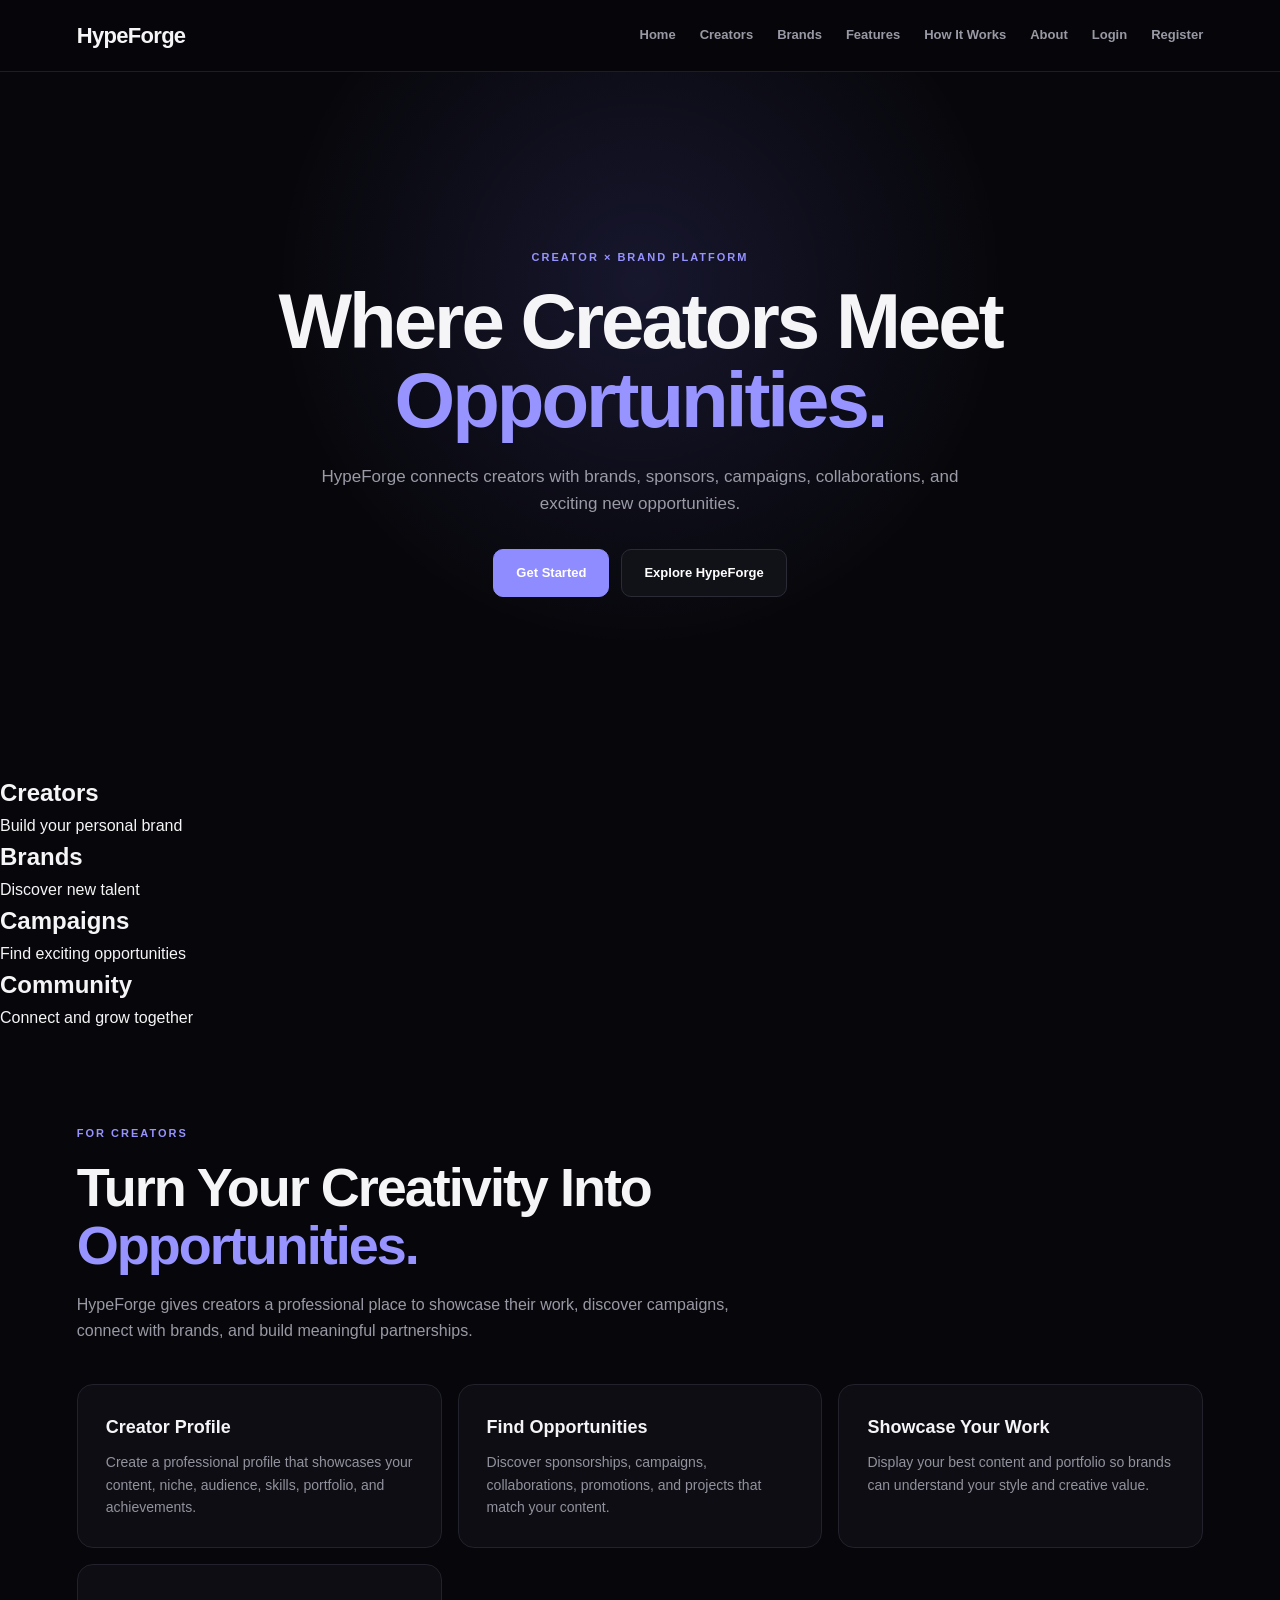
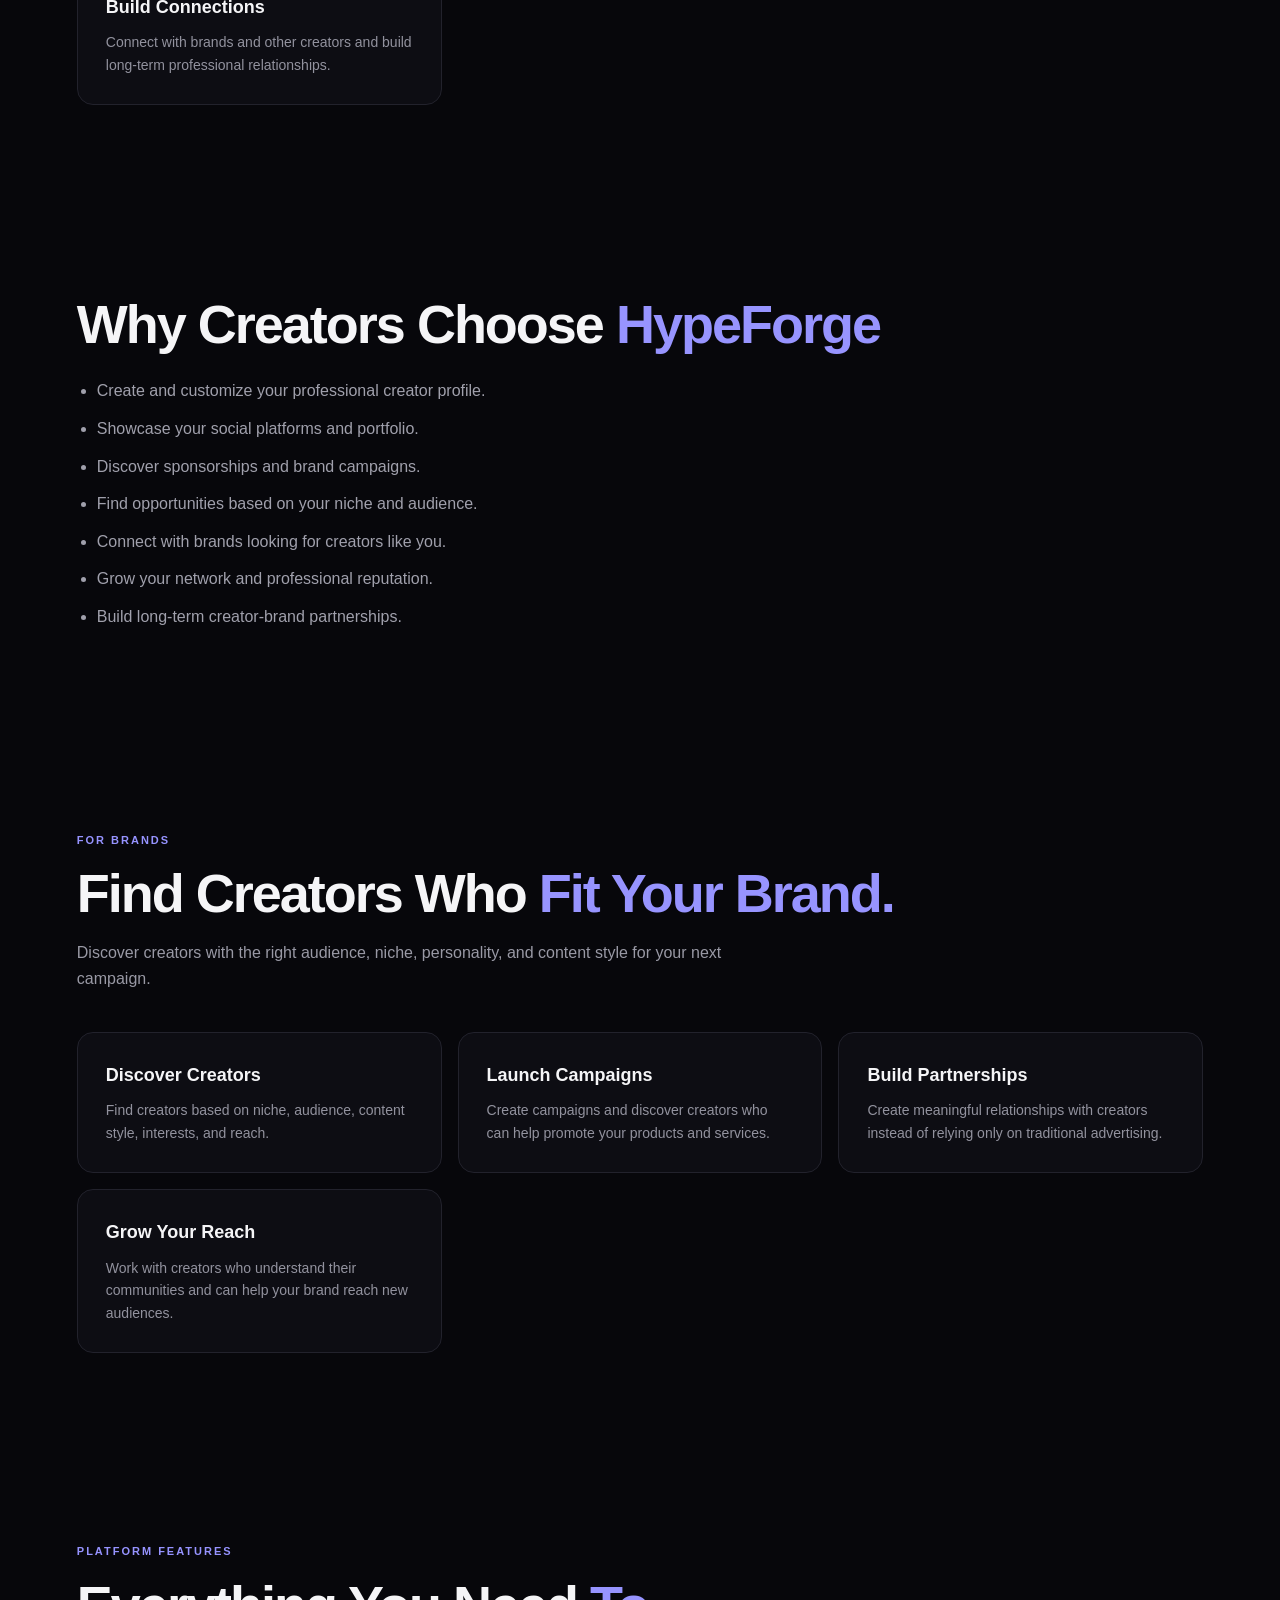
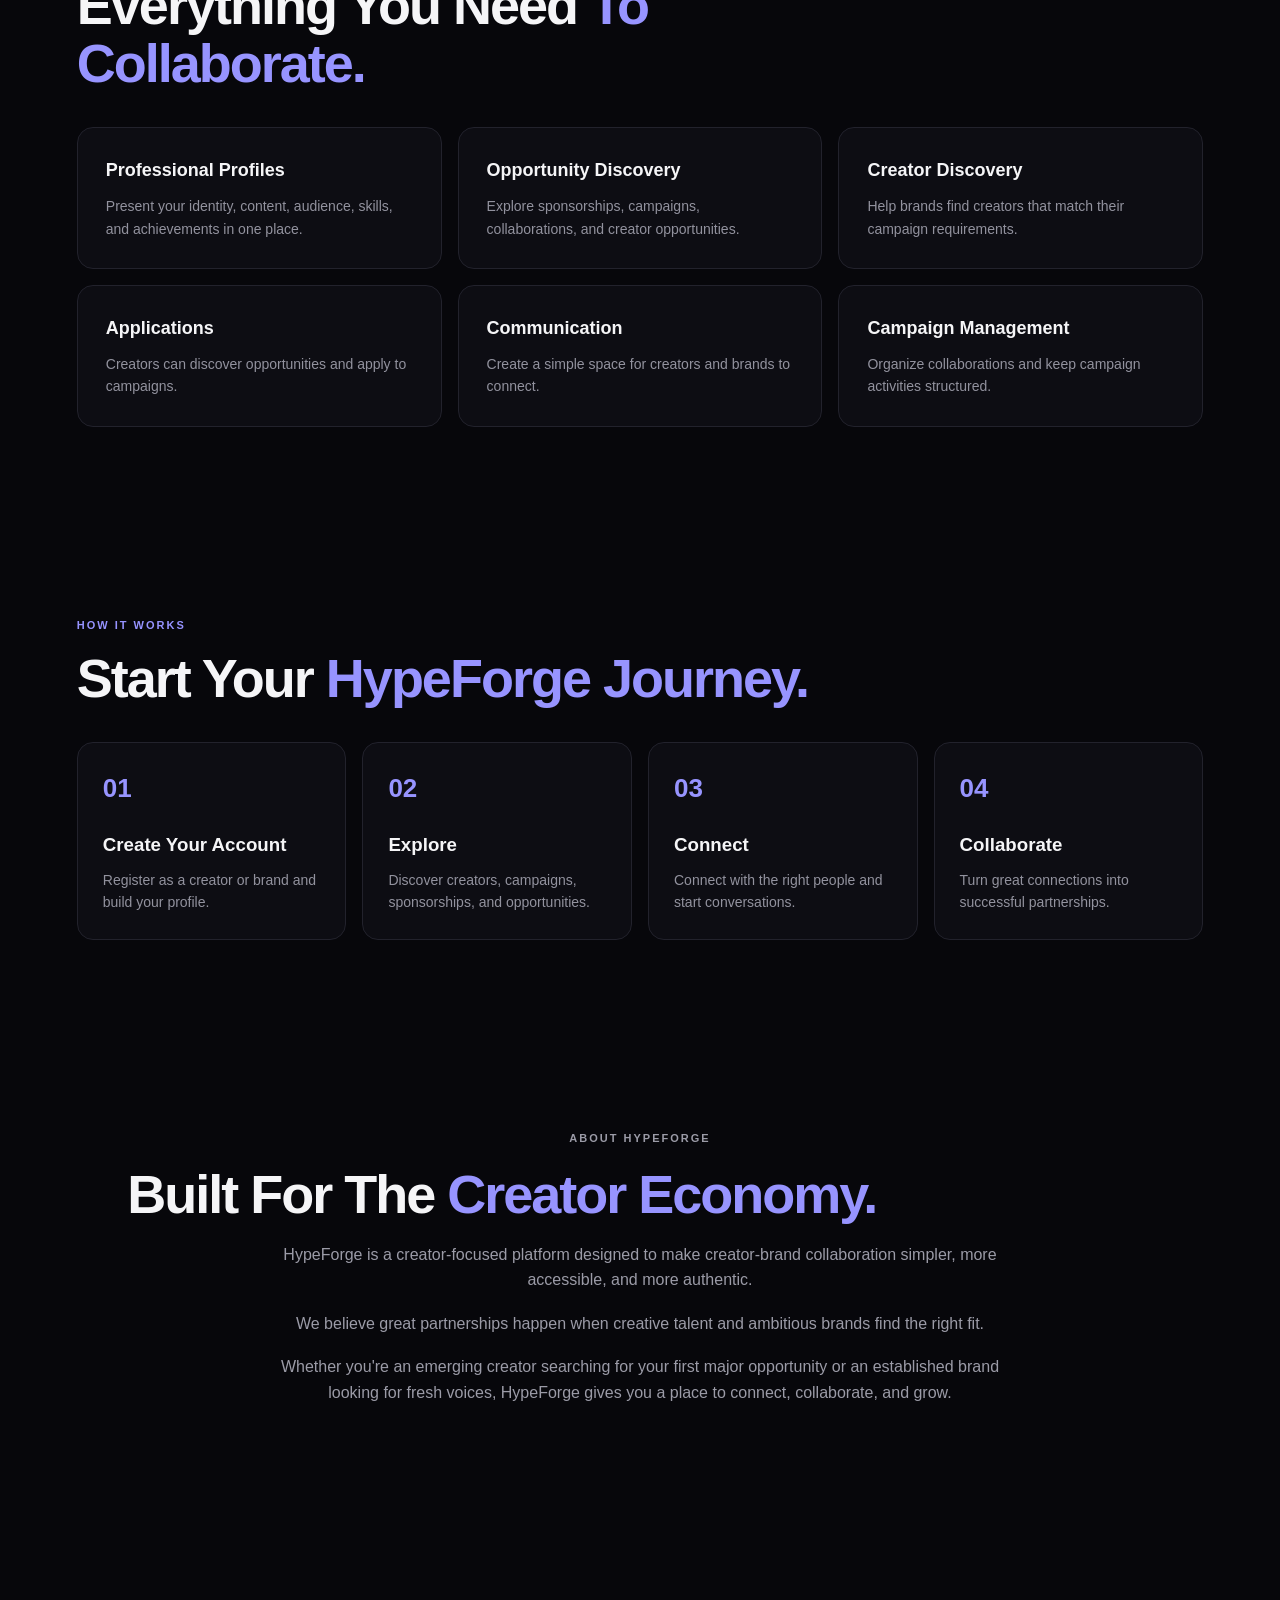
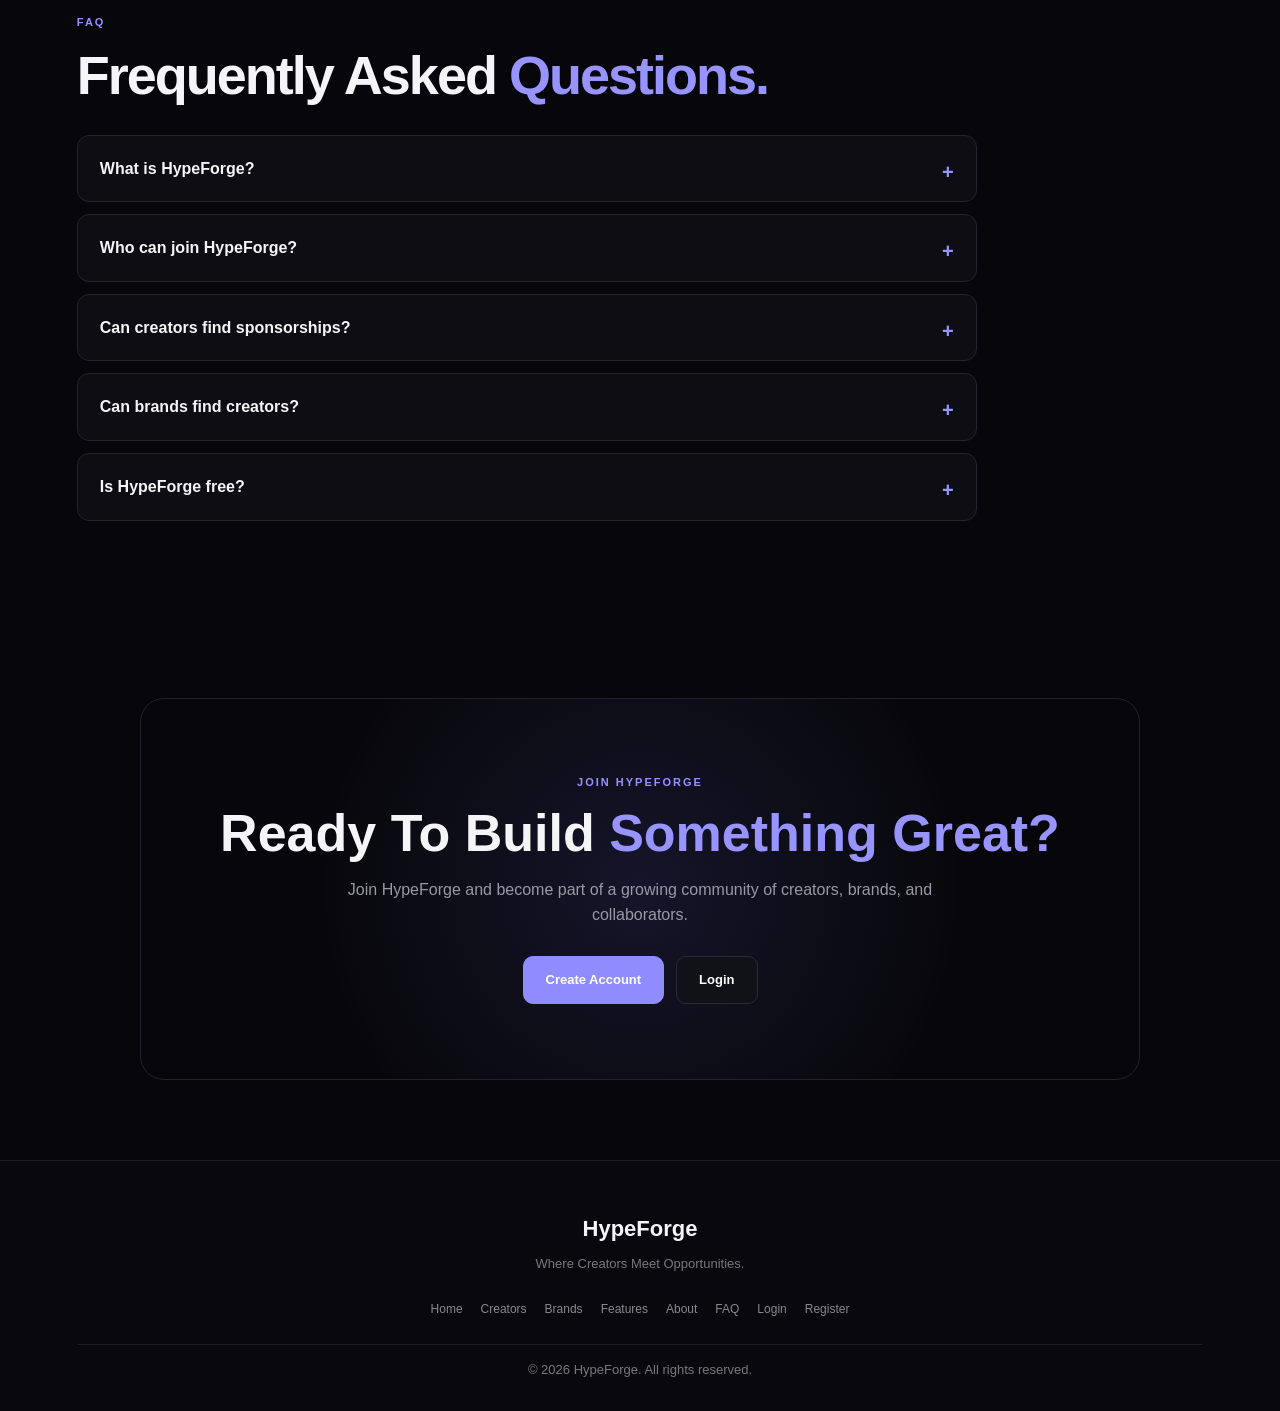
<file: index.html>
<!DOCTYPE html>
<html lang="en">
<head>
    <meta charset="UTF-8">
    <meta name="viewport" content="width=device-width, initial-scale=1.0">

    <meta name="description"
          content="HypeForge — Where Creators Meet Opportunities. Connect creators with brands, sponsors, and campaigns.">

    <title>HypeForge | Creator & Brand Platform</title>

    <link rel="stylesheet" href="style.css">
</head>

<body>

    <!-- ================= HEADER ================= -->

    <header class="navbar">

        <div class="logo">
            HypeForge
        </div>

        <nav>
            <a href="#home">Home</a>
            <a href="#creators">Creators</a>
            <a href="#brands">Brands</a>
            <a href="#features">Features</a>
            <a href="#how-it-works">How It Works</a>
            <a href="#about">About</a>
            <a href="login.html">Login</a>
            <a href="register.html">Register</a>
        </nav>

    </header>


    <!-- ================= MAIN ================= -->

    <main>


        <!-- ================= HERO ================= -->

        <section id="home" class="hero">

            <div class="hero-content">

                <p class="tagline">
                    CREATOR × BRAND PLATFORM
                </p>

                <h1>
                    Where Creators Meet
                    <span>Opportunities.</span>
                </h1>

                <p class="hero-description">
                    HypeForge connects creators with brands, sponsors,
                    campaigns, collaborations, and exciting new opportunities.
                </p>

                <div class="buttons">

                    <a href="register.html" class="primary-button">
                        Get Started
                    </a>

                    <a href="#creators" class="secondary-button">
                        Explore HypeForge
                    </a>

                </div>

            </div>

        </section>


        <!-- ================= STATS ================= -->

        <section class="stats">

            <div class="stat">
                <h2>Creators</h2>
                <p>Build your personal brand</p>
            </div>

            <div class="stat">
                <h2>Brands</h2>
                <p>Discover new talent</p>
            </div>

            <div class="stat">
                <h2>Campaigns</h2>
                <p>Find exciting opportunities</p>
            </div>

            <div class="stat">
                <h2>Community</h2>
                <p>Connect and grow together</p>
            </div>

        </section>


        <!-- ================= CREATOR SECTION ================= -->

        <section id="creators" class="content-section">

            <p class="section-label">
                FOR CREATORS
            </p>

            <h2>
                Turn Your Creativity Into
                <span>Opportunities.</span>
            </h2>

            <p class="section-description">
                HypeForge gives creators a professional place to showcase
                their work, discover campaigns, connect with brands,
                and build meaningful partnerships.
            </p>


            <div class="cards">

                <div class="card">

                    <h3>Creator Profile</h3>

                    <p>
                        Create a professional profile that showcases
                        your content, niche, audience, skills, portfolio,
                        and achievements.
                    </p>

                </div>


                <div class="card">

                    <h3>Find Opportunities</h3>

                    <p>
                        Discover sponsorships, campaigns, collaborations,
                        promotions, and projects that match your content.
                    </p>

                </div>


                <div class="card">

                    <h3>Showcase Your Work</h3>

                    <p>
                        Display your best content and portfolio so brands
                        can understand your style and creative value.
                    </p>

                </div>


                <div class="card">

                    <h3>Build Connections</h3>

                    <p>
                        Connect with brands and other creators and build
                        long-term professional relationships.
                    </p>

                </div>

            </div>

        </section>


        <!-- ================= CREATOR BENEFITS ================= -->

        <section class="content-section creator-benefits">

            <h2>
                Why Creators Choose
                <span>HypeForge</span>
            </h2>

            <ul>

                <li>
                    Create and customize your professional creator profile.
                </li>

                <li>
                    Showcase your social platforms and portfolio.
                </li>

                <li>
                    Discover sponsorships and brand campaigns.
                </li>

                <li>
                    Find opportunities based on your niche and audience.
                </li>

                <li>
                    Connect with brands looking for creators like you.
                </li>

                <li>
                    Grow your network and professional reputation.
                </li>

                <li>
                    Build long-term creator-brand partnerships.
                </li>

            </ul>

        </section>


        <!-- ================= BRAND SECTION ================= -->

        <section id="brands" class="content-section">

            <p class="section-label">
                FOR BRANDS
            </p>

            <h2>
                Find Creators Who
                <span>Fit Your Brand.</span>
            </h2>

            <p class="section-description">
                Discover creators with the right audience, niche,
                personality, and content style for your next campaign.
            </p>


            <div class="cards">

                <div class="card">

                    <h3>Discover Creators</h3>

                    <p>
                        Find creators based on niche, audience,
                        content style, interests, and reach.
                    </p>

                </div>


                <div class="card">

                    <h3>Launch Campaigns</h3>

                    <p>
                        Create campaigns and discover creators who
                        can help promote your products and services.
                    </p>

                </div>


                <div class="card">

                    <h3>Build Partnerships</h3>

                    <p>
                        Create meaningful relationships with creators
                        instead of relying only on traditional advertising.
                    </p>

                </div>


                <div class="card">

                    <h3>Grow Your Reach</h3>

                    <p>
                        Work with creators who understand their communities
                        and can help your brand reach new audiences.
                    </p>

                </div>

            </div>

        </section>


        <!-- ================= FEATURES ================= -->

        <section id="features" class="content-section">

            <p class="section-label">
                PLATFORM FEATURES
            </p>

            <h2>
                Everything You Need
                <span>To Collaborate.</span>
            </h2>


            <div class="cards">

                <div class="card">
                    <h3>Professional Profiles</h3>
                    <p>
                        Present your identity, content, audience,
                        skills, and achievements in one place.
                    </p>
                </div>


                <div class="card">
                    <h3>Opportunity Discovery</h3>
                    <p>
                        Explore sponsorships, campaigns,
                        collaborations, and creator opportunities.
                    </p>
                </div>


                <div class="card">
                    <h3>Creator Discovery</h3>
                    <p>
                        Help brands find creators that match
                        their campaign requirements.
                    </p>
                </div>


                <div class="card">
                    <h3>Applications</h3>
                    <p>
                        Creators can discover opportunities
                        and apply to campaigns.
                    </p>
                </div>


                <div class="card">
                    <h3>Communication</h3>
                    <p>
                        Create a simple space for creators
                        and brands to connect.
                    </p>
                </div>


                <div class="card">
                    <h3>Campaign Management</h3>
                    <p>
                        Organize collaborations and keep
                        campaign activities structured.
                    </p>
                </div>

            </div>

        </section>


        <!-- ================= HOW IT WORKS ================= -->

        <section id="how-it-works" class="content-section">

            <p class="section-label">
                HOW IT WORKS
            </p>

            <h2>
                Start Your
                <span>HypeForge Journey.</span>
            </h2>


            <div class="steps">

                <div class="step">

                    <div class="step-number">
                        01
                    </div>

                    <h3>Create Your Account</h3>

                    <p>
                        Register as a creator or brand
                        and build your profile.
                    </p>

                </div>


                <div class="step">

                    <div class="step-number">
                        02
                    </div>

                    <h3>Explore</h3>

                    <p>
                        Discover creators, campaigns,
                        sponsorships, and opportunities.
                    </p>

                </div>


                <div class="step">

                    <div class="step-number">
                        03
                    </div>

                    <h3>Connect</h3>

                    <p>
                        Connect with the right people
                        and start conversations.
                    </p>

                </div>


                <div class="step">

                    <div class="step-number">
                        04
                    </div>

                    <h3>Collaborate</h3>

                    <p>
                        Turn great connections into
                        successful partnerships.
                    </p>

                </div>

            </div>

        </section>


        <!-- ================= ABOUT ================= -->

        <section id="about" class="content-section about">

            <p class="section-label">
                ABOUT HYPEFORGE
            </p>

            <h2>
                Built For The
                <span>Creator Economy.</span>
            </h2>

            <p>
                HypeForge is a creator-focused platform designed
                to make creator-brand collaboration simpler,
                more accessible, and more authentic.
            </p>

            <p>
                We believe great partnerships happen when creative
                talent and ambitious brands find the right fit.
            </p>

            <p>
                Whether you're an emerging creator searching for
                your first major opportunity or an established brand
                looking for fresh voices, HypeForge gives you a place
                to connect, collaborate, and grow.
            </p>

        </section>


        <!-- ================= FAQ ================= -->

        <section id="faq" class="content-section">

            <p class="section-label">
                FAQ
            </p>

            <h2>
                Frequently Asked
                <span>Questions.</span>
            </h2>


            <div class="faq">

                <details>

                    <summary>
                        What is HypeForge?
                    </summary>

                    <p>
                        HypeForge is a platform that connects creators
                        with brands, sponsors, campaigns, and collaboration
                        opportunities.
                    </p>

                </details>


                <details>

                    <summary>
                        Who can join HypeForge?
                    </summary>

                    <p>
                        Creators, influencers, content professionals,
                        brands, and businesses can use HypeForge.
                    </p>

                </details>


                <details>

                    <summary>
                        Can creators find sponsorships?
                    </summary>

                    <p>
                        Yes. HypeForge is designed to help creators
                        discover sponsorships, campaigns, and collaborations.
                    </p>

                </details>


                <details>

                    <summary>
                        Can brands find creators?
                    </summary>

                    <p>
                        Yes. Brands can discover creators based on
                        relevant content, niches, audiences, and campaign needs.
                    </p>

                </details>


                <details>

                    <summary>
                        Is HypeForge free?
                    </summary>

                    <p>
                        HypeForge's pricing and available plans can be
                        introduced as the platform develops.
                    </p>

                </details>

            </div>

        </section>


        <!-- ================= CTA ================= -->

        <section id="join" class="cta">

            <p class="section-label">
                JOIN HYPEFORGE
            </p>

            <h2>
                Ready To Build
                <span>Something Great?</span>
            </h2>

            <p>
                Join HypeForge and become part of a growing community
                of creators, brands, and collaborators.
            </p>


            <div class="buttons">

                <a href="register.html" class="primary-button">
                    Create Account
                </a>

                <a href="login.html" class="secondary-button">
                    Login
                </a>

            </div>

        </section>

    </main>


    <!-- ================= FOOTER ================= -->

    <footer>

        <div class="footer-logo">
            HypeForge
        </div>

        <p>
            Where Creators Meet Opportunities.
        </p>

        <div class="footer-links">

            <a href="#home">Home</a>
            <a href="#creators">Creators</a>
            <a href="#brands">Brands</a>
            <a href="#features">Features</a>
            <a href="#about">About</a>
            <a href="#faq">FAQ</a>
            <a href="login.html">Login</a>
            <a href="register.html">Register</a>

        </div>

        <p class="copyright">
            © 2026 HypeForge. All rights reserved.
        </p>

    </footer>


    <script src="script.js"></script>

</body>
</html>
</file>
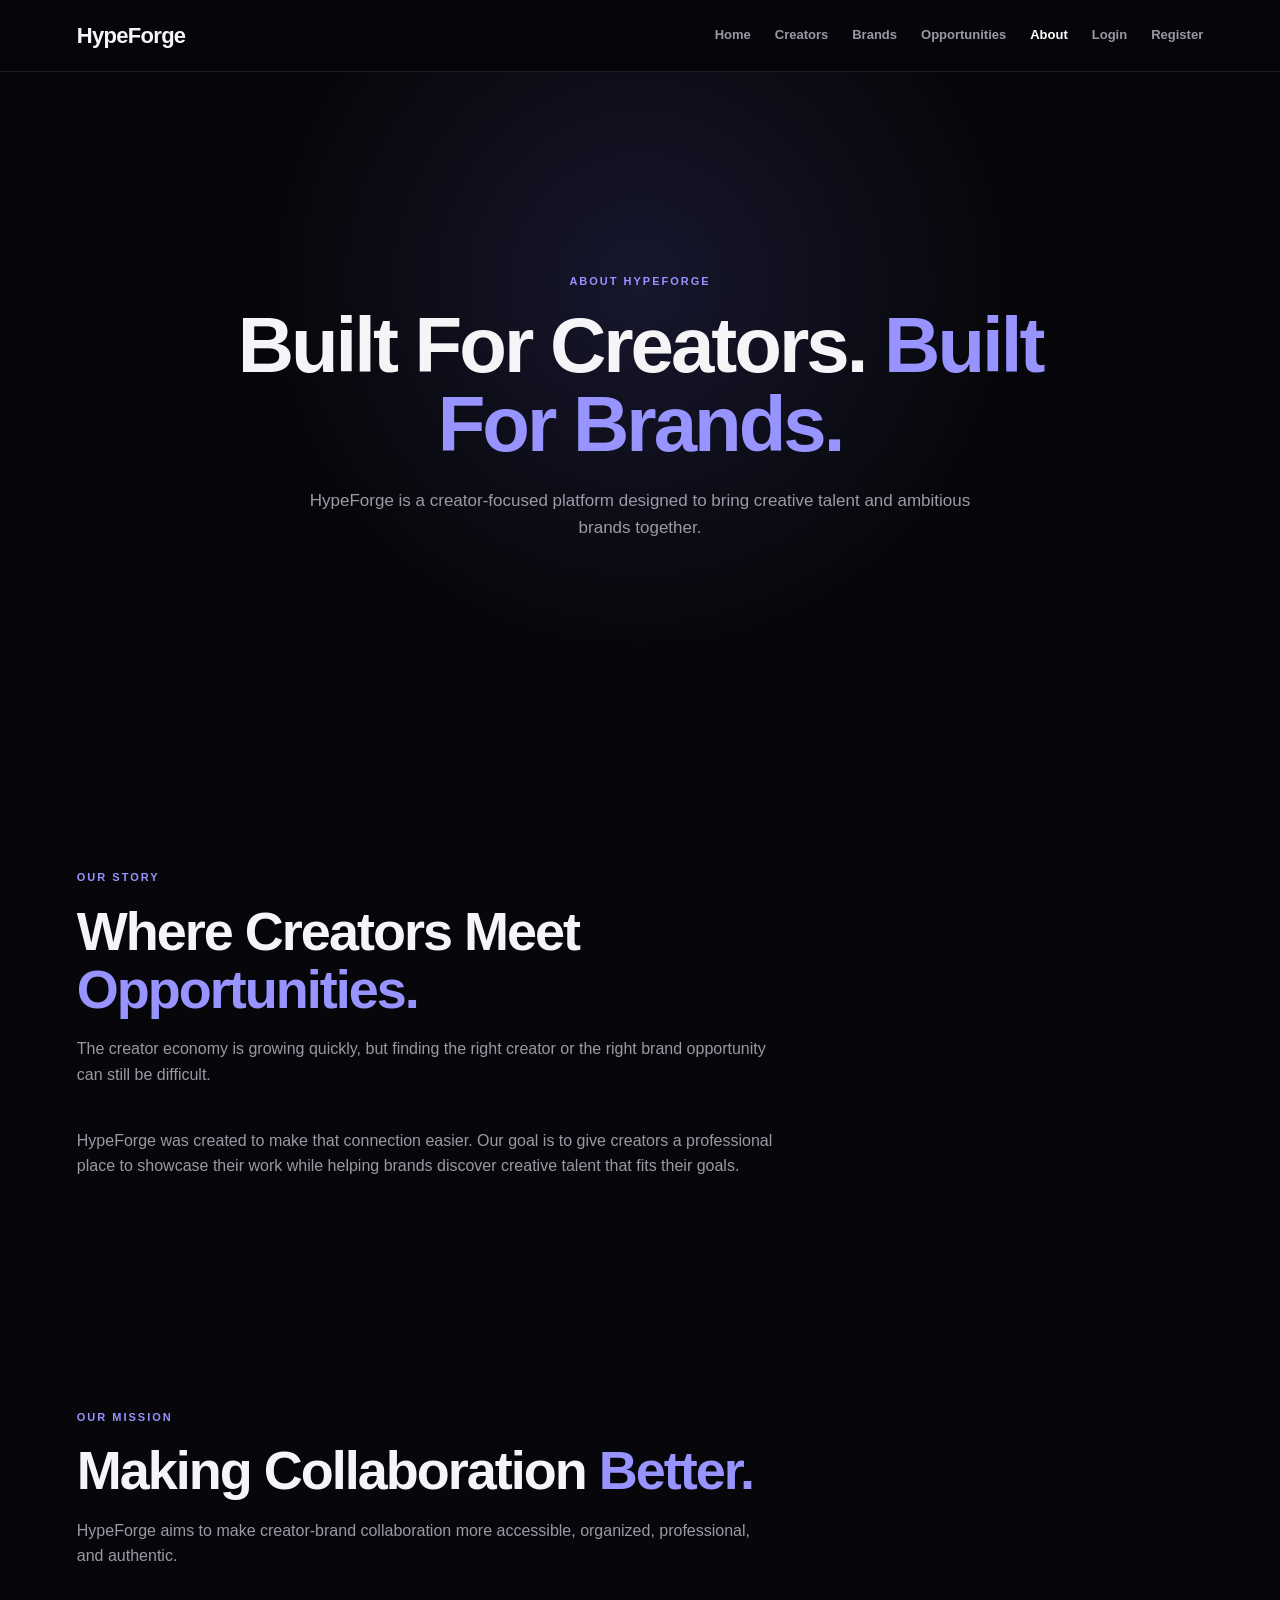
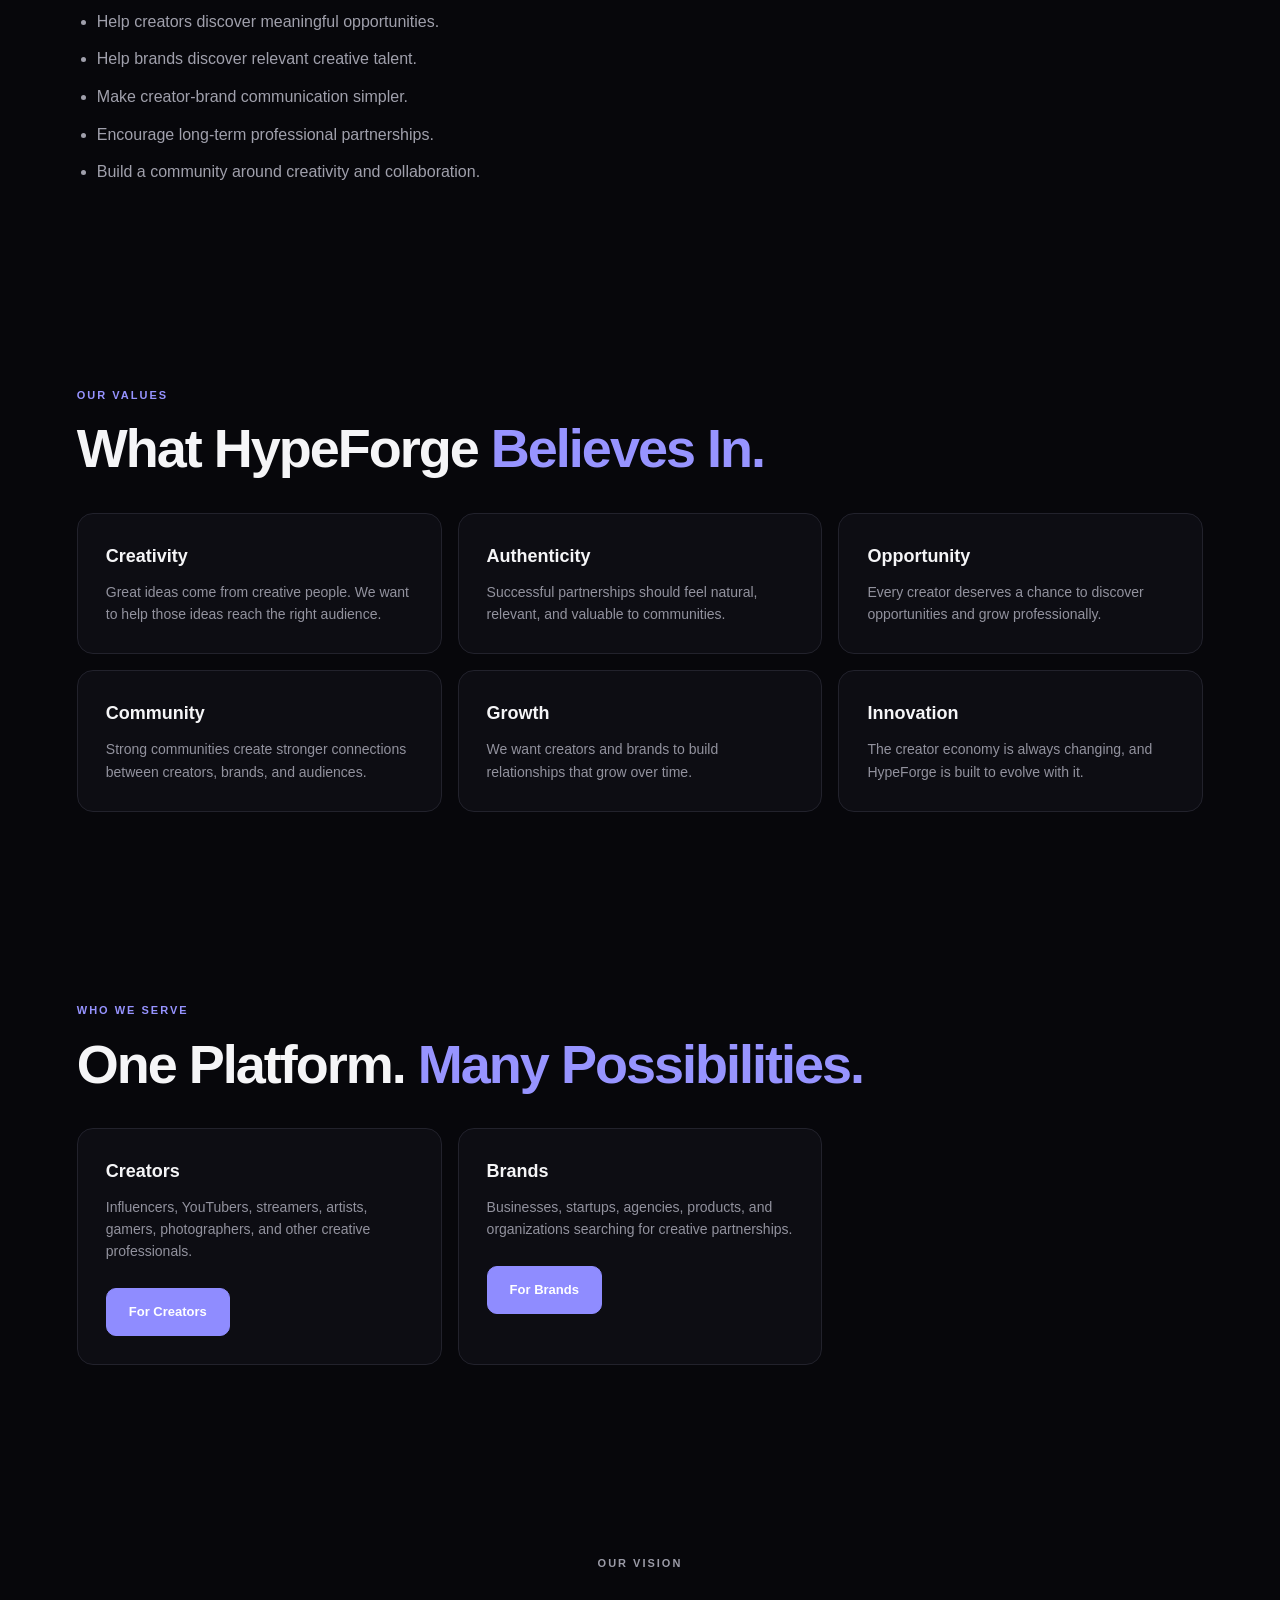
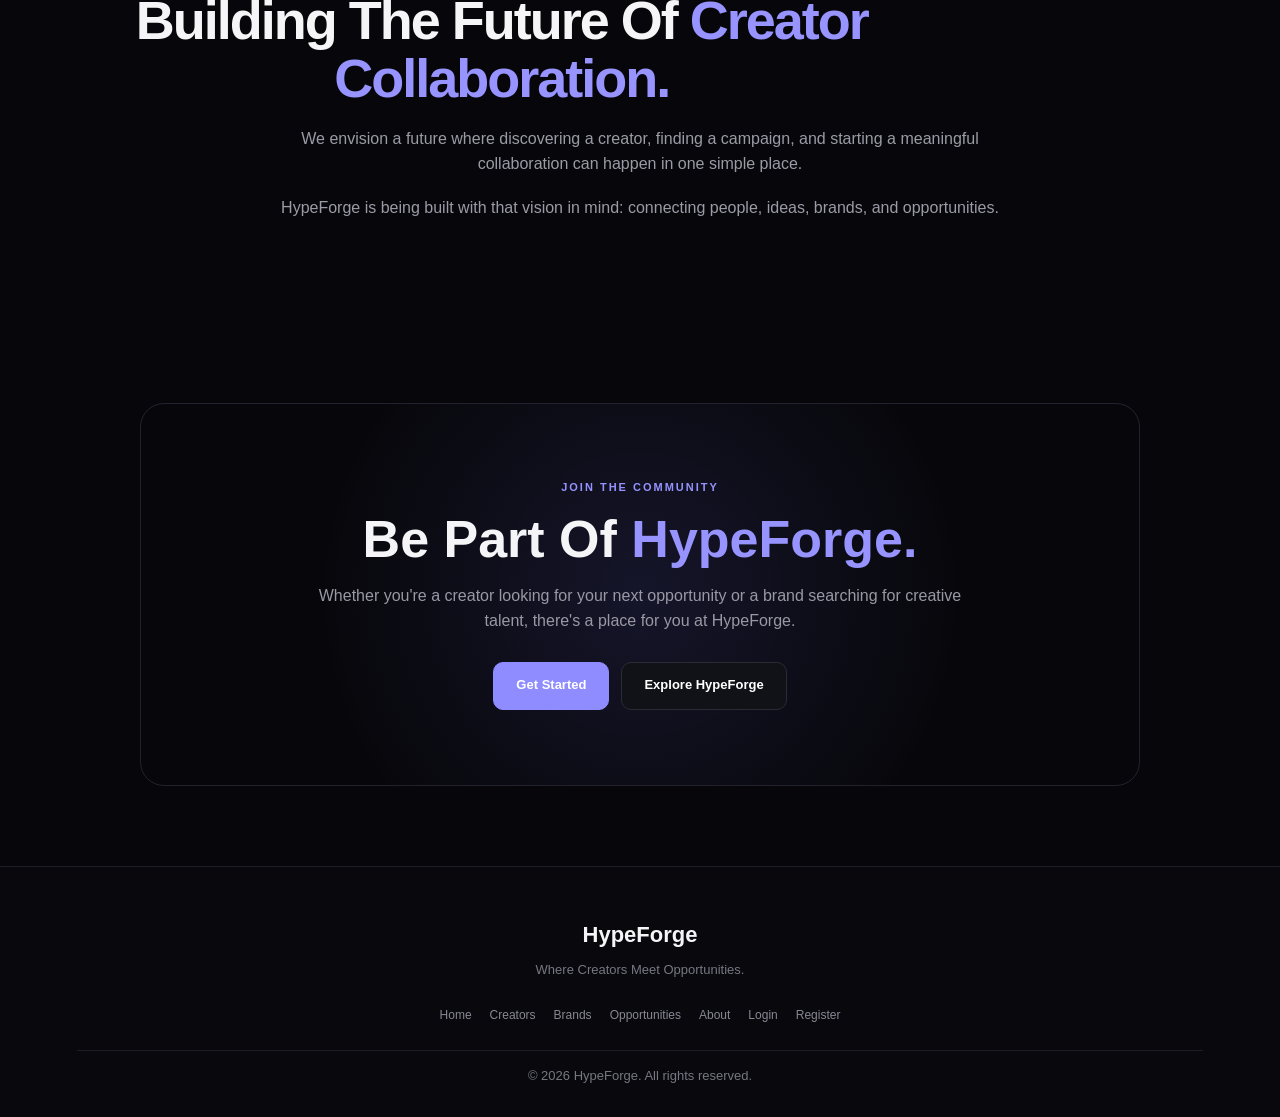
<file: about.html>
<!DOCTYPE html>
<html lang="en">
<head>
    <meta charset="UTF-8">
    <meta name="viewport" content="width=device-width, initial-scale=1.0">

    <meta name="description"
          content="Learn about HypeForge, the platform connecting creators and brands.">

    <title>About HypeForge</title>

    <link rel="stylesheet" href="style.css">
</head>

<body>

<header class="navbar">

    <div class="logo">HypeForge</div>

    <nav>
        <a href="index.html">Home</a>
        <a href="creators.html">Creators</a>
        <a href="brands.html">Brands</a>
        <a href="opportunities.html">Opportunities</a>
        <a href="about.html">About</a>
        <a href="login.html">Login</a>
        <a href="register.html">Register</a>
    </nav>

</header>


<main>

    <!-- HERO -->

    <section class="hero">

        <div class="hero-content">

            <p class="tagline">
                ABOUT HYPEFORGE
            </p>

            <h1>
                Built For Creators.
                <span>Built For Brands.</span>
            </h1>

            <p class="hero-description">
                HypeForge is a creator-focused platform designed
                to bring creative talent and ambitious brands together.
            </p>

        </div>

    </section>


    <!-- OUR STORY -->

    <section class="content-section">

        <p class="section-label">
            OUR STORY
        </p>

        <h2>
            Where Creators Meet
            <span>Opportunities.</span>
        </h2>

        <p class="section-description">
            The creator economy is growing quickly, but finding
            the right creator or the right brand opportunity can
            still be difficult.
        </p>

        <p class="section-description">
            HypeForge was created to make that connection easier.
            Our goal is to give creators a professional place to
            showcase their work while helping brands discover
            creative talent that fits their goals.
        </p>

    </section>


    <!-- MISSION -->

    <section class="creator-benefits content-section">

        <p class="section-label">
            OUR MISSION
        </p>

        <h2>
            Making Collaboration
            <span>Better.</span>
        </h2>

        <p class="section-description">
            HypeForge aims to make creator-brand collaboration
            more accessible, organized, professional, and authentic.
        </p>

        <ul>

            <li>
                Help creators discover meaningful opportunities.
            </li>

            <li>
                Help brands discover relevant creative talent.
            </li>

            <li>
                Make creator-brand communication simpler.
            </li>

            <li>
                Encourage long-term professional partnerships.
            </li>

            <li>
                Build a community around creativity and collaboration.
            </li>

        </ul>

    </section>


    <!-- VALUES -->

    <section class="content-section">

        <p class="section-label">
            OUR VALUES
        </p>

        <h2>
            What HypeForge
            <span>Believes In.</span>
        </h2>


        <div class="cards">

            <div class="card">

                <h3>Creativity</h3>

                <p>
                    Great ideas come from creative people.
                    We want to help those ideas reach the right audience.
                </p>

            </div>


            <div class="card">

                <h3>Authenticity</h3>

                <p>
                    Successful partnerships should feel natural,
                    relevant, and valuable to communities.
                </p>

            </div>


            <div class="card">

                <h3>Opportunity</h3>

                <p>
                    Every creator deserves a chance to discover
                    opportunities and grow professionally.
                </p>

            </div>


            <div class="card">

                <h3>Community</h3>

                <p>
                    Strong communities create stronger connections
                    between creators, brands, and audiences.
                </p>

            </div>


            <div class="card">

                <h3>Growth</h3>

                <p>
                    We want creators and brands to build relationships
                    that grow over time.
                </p>

            </div>


            <div class="card">

                <h3>Innovation</h3>

                <p>
                    The creator economy is always changing,
                    and HypeForge is built to evolve with it.
                </p>

            </div>

        </div>

    </section>


    <!-- WHO WE SERVE -->

    <section class="content-section">

        <p class="section-label">
            WHO WE SERVE
        </p>

        <h2>
            One Platform.
            <span>Many Possibilities.</span>
        </h2>


        <div class="cards">

            <div class="card">

                <h3>Creators</h3>

                <p>
                    Influencers, YouTubers, streamers, artists,
                    gamers, photographers, and other creative professionals.
                </p>

                <br>

                <a href="creators.html" class="primary-button">
                    For Creators
                </a>

            </div>


            <div class="card">

                <h3>Brands</h3>

                <p>
                    Businesses, startups, agencies, products,
                    and organizations searching for creative partnerships.
                </p>

                <br>

                <a href="brands.html" class="primary-button">
                    For Brands
                </a>

            </div>

        </div>

    </section>


    <!-- VISION -->

    <section class="content-section about">

        <p class="section-label">
            OUR VISION
        </p>

        <h2>
            Building The Future Of
            <span>Creator Collaboration.</span>
        </h2>

        <p>
            We envision a future where discovering a creator,
            finding a campaign, and starting a meaningful
            collaboration can happen in one simple place.
        </p>

        <p>
            HypeForge is being built with that vision in mind:
            connecting people, ideas, brands, and opportunities.
        </p>

    </section>


    <!-- CTA -->

    <section class="cta">

        <p class="section-label">
            JOIN THE COMMUNITY
        </p>

        <h2>
            Be Part Of
            <span>HypeForge.</span>
        </h2>

        <p>
            Whether you're a creator looking for your next
            opportunity or a brand searching for creative talent,
            there's a place for you at HypeForge.
        </p>

        <div class="buttons">

            <a href="register.html" class="primary-button">
                Get Started
            </a>

            <a href="index.html" class="secondary-button">
                Explore HypeForge
            </a>

        </div>

    </section>

</main>


<!-- FOOTER -->

<footer>

    <div class="footer-logo">
        HypeForge
    </div>

    <p>
        Where Creators Meet Opportunities.
    </p>

    <div class="footer-links">

        <a href="index.html">Home</a>
        <a href="creators.html">Creators</a>
        <a href="brands.html">Brands</a>
        <a href="opportunities.html">Opportunities</a>
        <a href="about.html">About</a>
        <a href="login.html">Login</a>
        <a href="register.html">Register</a>

    </div>

    <p class="copyright">
        © 2026 HypeForge. All rights reserved.
    </p>

</footer>


<script src="script.js"></script>

</body>
</html>
</file>
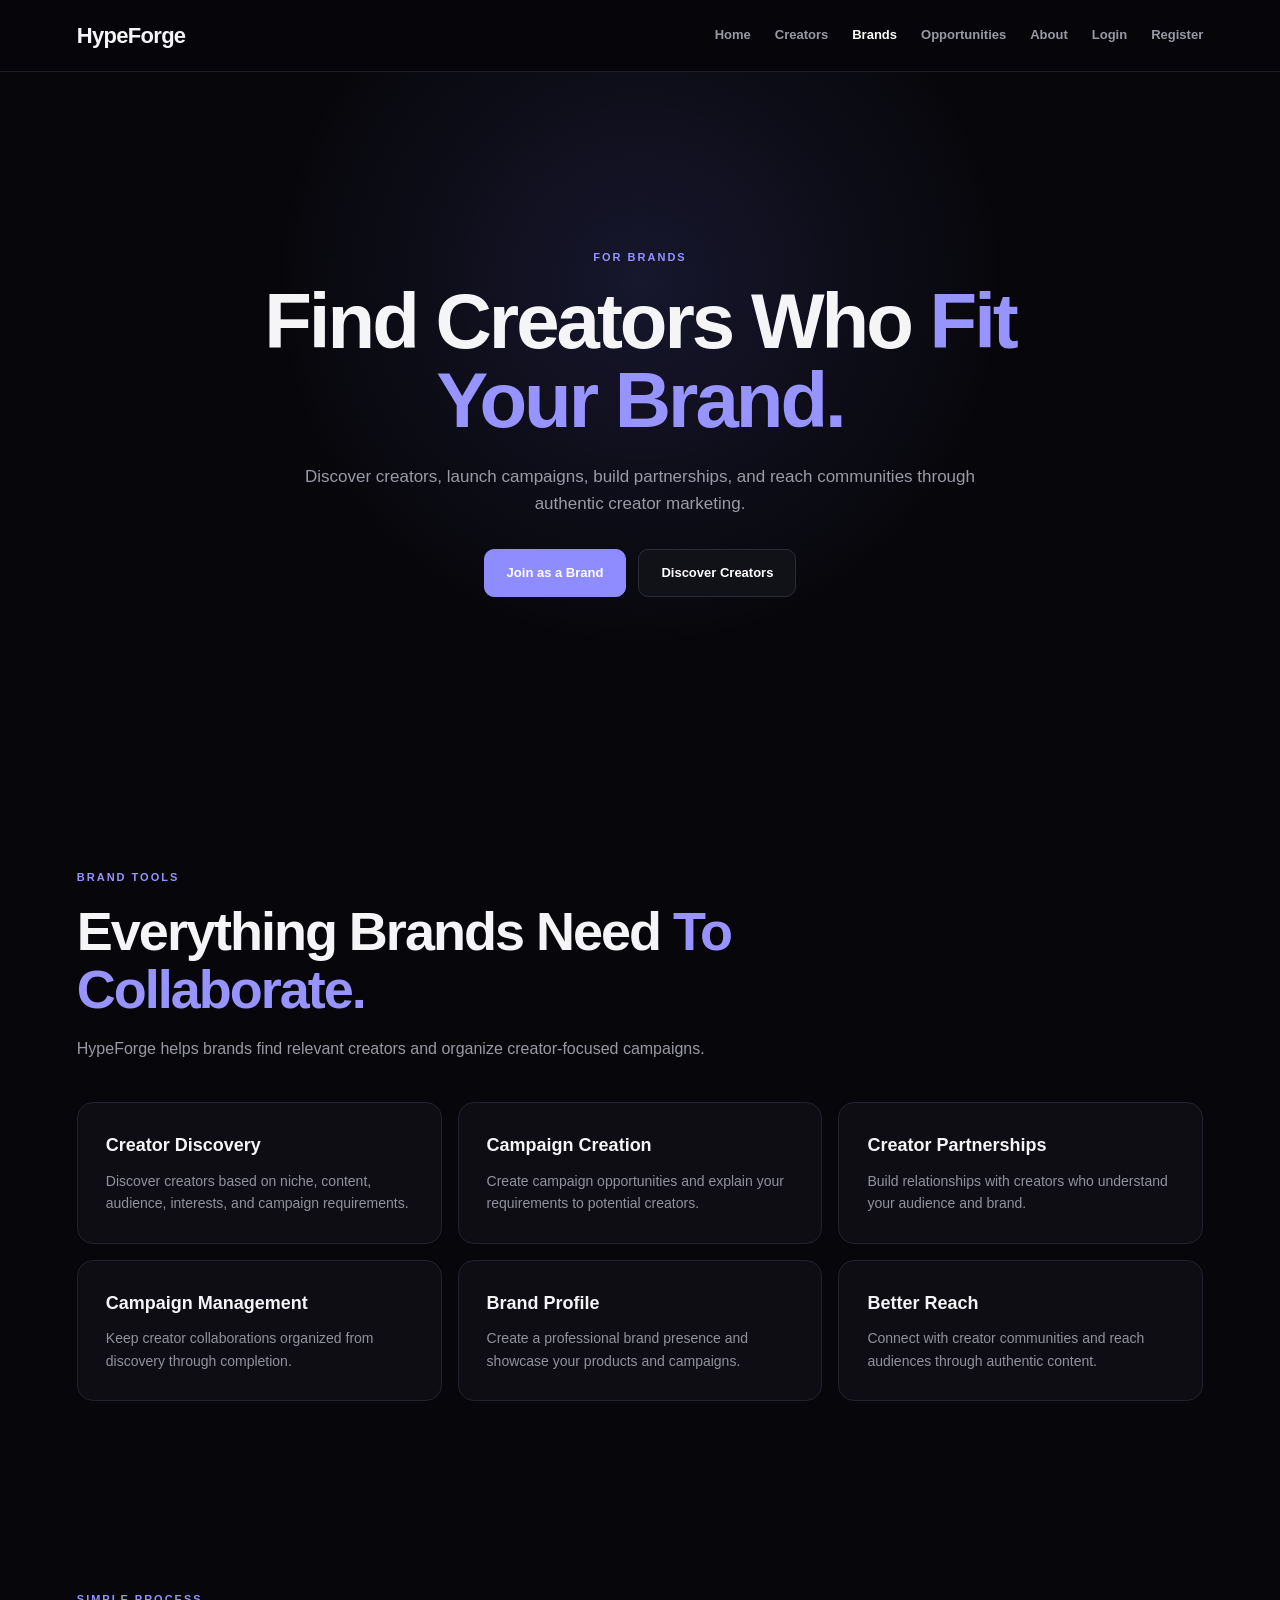
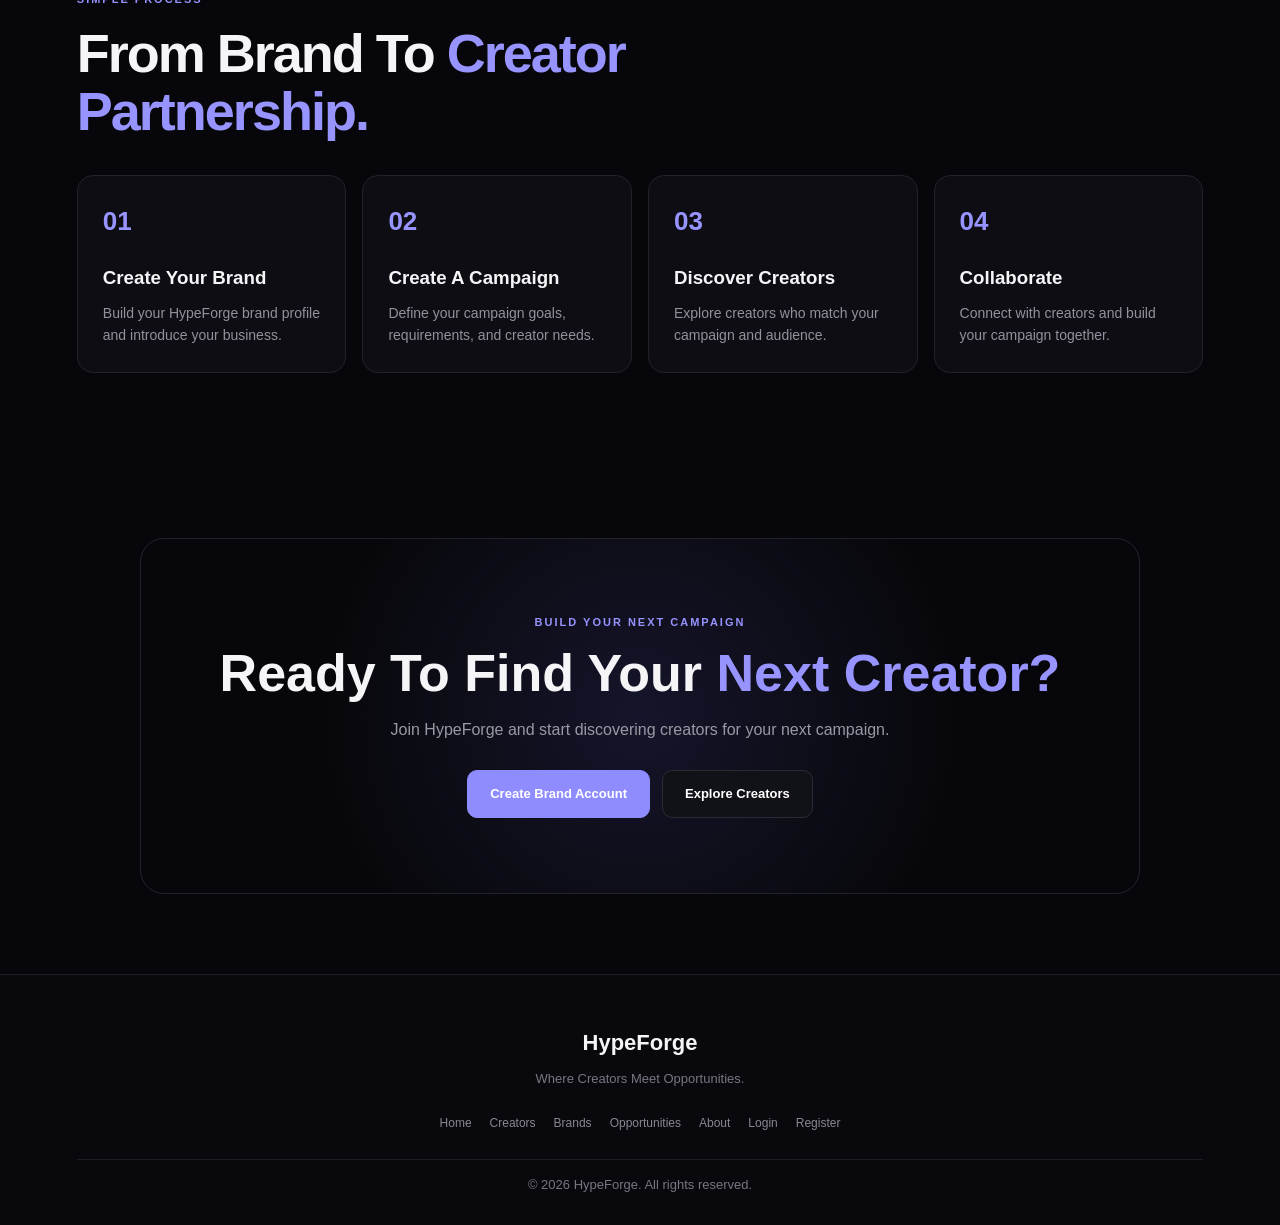
<file: brands.html>
<!DOCTYPE html>
<html lang="en">
<head>
    <meta charset="UTF-8">
    <meta name="viewport" content="width=device-width, initial-scale=1.0">

    <meta name="description"
          content="Find creators and build powerful campaigns with HypeForge.">

    <title>Brands | HypeForge</title>

    <link rel="stylesheet" href="style.css">
</head>

<body>

<header class="navbar">

    <div class="logo">HypeForge</div>

    <nav>
        <a href="index.html">Home</a>
        <a href="creators.html">Creators</a>
        <a href="brands.html">Brands</a>
        <a href="opportunities.html">Opportunities</a>
        <a href="about.html">About</a>
        <a href="login.html">Login</a>
        <a href="register.html">Register</a>
    </nav>

</header>


<main>

    <!-- HERO -->

    <section class="hero">

        <div class="hero-content">

            <p class="tagline">
                FOR BRANDS
            </p>

            <h1>
                Find Creators Who
                <span>Fit Your Brand.</span>
            </h1>

            <p class="hero-description">
                Discover creators, launch campaigns, build partnerships,
                and reach communities through authentic creator marketing.
            </p>

            <div class="buttons">

                <a href="register.html" class="primary-button">
                    Join as a Brand
                </a>

                <a href="creators.html" class="secondary-button">
                    Discover Creators
                </a>

            </div>

        </div>

    </section>


    <!-- FEATURES -->

    <section class="content-section">

        <p class="section-label">
            BRAND TOOLS
        </p>

        <h2>
            Everything Brands Need
            <span>To Collaborate.</span>
        </h2>

        <p class="section-description">
            HypeForge helps brands find relevant creators and
            organize creator-focused campaigns.
        </p>


        <div class="cards">

            <div class="card">

                <h3>Creator Discovery</h3>

                <p>
                    Discover creators based on niche, content,
                    audience, interests, and campaign requirements.
                </p>

            </div>


            <div class="card">

                <h3>Campaign Creation</h3>

                <p>
                    Create campaign opportunities and explain
                    your requirements to potential creators.
                </p>

            </div>


            <div class="card">

                <h3>Creator Partnerships</h3>

                <p>
                    Build relationships with creators who
                    understand your audience and brand.
                </p>

            </div>


            <div class="card">

                <h3>Campaign Management</h3>

                <p>
                    Keep creator collaborations organized
                    from discovery through completion.
                </p>

            </div>


            <div class="card">

                <h3>Brand Profile</h3>

                <p>
                    Create a professional brand presence
                    and showcase your products and campaigns.
                </p>

            </div>


            <div class="card">

                <h3>Better Reach</h3>

                <p>
                    Connect with creator communities and
                    reach audiences through authentic content.
                </p>

            </div>

        </div>

    </section>


    <!-- PROCESS -->

    <section class="content-section">

        <p class="section-label">
            SIMPLE PROCESS
        </p>

        <h2>
            From Brand To
            <span>Creator Partnership.</span>
        </h2>


        <div class="steps">

            <div class="step">

                <div class="step-number">
                    01
                </div>

                <h3>Create Your Brand</h3>

                <p>
                    Build your HypeForge brand profile
                    and introduce your business.
                </p>

            </div>


            <div class="step">

                <div class="step-number">
                    02
                </div>

                <h3>Create A Campaign</h3>

                <p>
                    Define your campaign goals,
                    requirements, and creator needs.
                </p>

            </div>


            <div class="step">

                <div class="step-number">
                    03
                </div>

                <h3>Discover Creators</h3>

                <p>
                    Explore creators who match
                    your campaign and audience.
                </p>

            </div>


            <div class="step">

                <div class="step-number">
                    04
                </div>

                <h3>Collaborate</h3>

                <p>
                    Connect with creators and
                    build your campaign together.
                </p>

            </div>

        </div>

    </section>


    <!-- CTA -->

    <section class="cta">

        <p class="section-label">
            BUILD YOUR NEXT CAMPAIGN
        </p>

        <h2>
            Ready To Find Your
            <span>Next Creator?</span>
        </h2>

        <p>
            Join HypeForge and start discovering
            creators for your next campaign.
        </p>

        <div class="buttons">

            <a href="register.html" class="primary-button">
                Create Brand Account
            </a>

            <a href="creators.html" class="secondary-button">
                Explore Creators
            </a>

        </div>

    </section>

</main>


<!-- FOOTER -->

<footer>

    <div class="footer-logo">
        HypeForge
    </div>

    <p>
        Where Creators Meet Opportunities.
    </p>

    <div class="footer-links">

        <a href="index.html">Home</a>
        <a href="creators.html">Creators</a>
        <a href="brands.html">Brands</a>
        <a href="opportunities.html">Opportunities</a>
        <a href="about.html">About</a>
        <a href="login.html">Login</a>
        <a href="register.html">Register</a>

    </div>

    <p class="copyright">
        © 2026 HypeForge. All rights reserved.
    </p>

</footer>


<script src="script.js"></script>

</body>
</html>
</file>
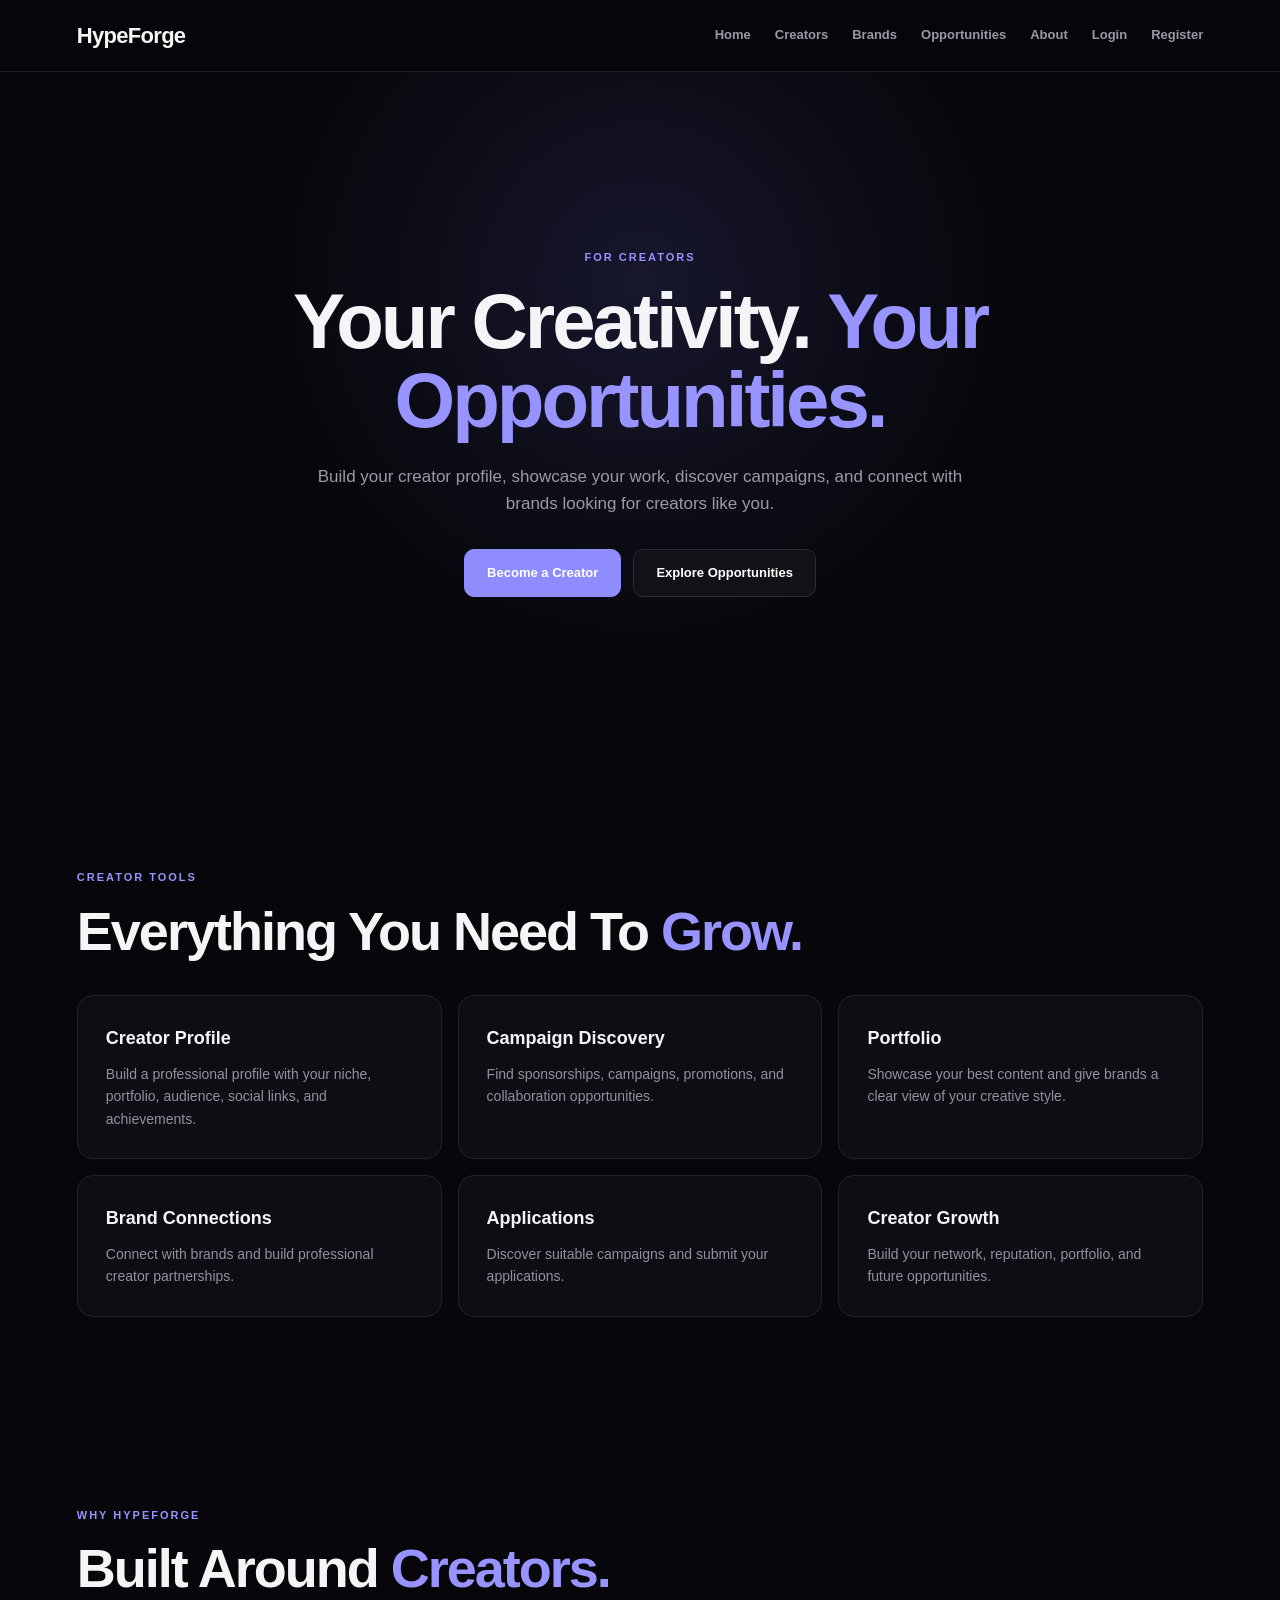
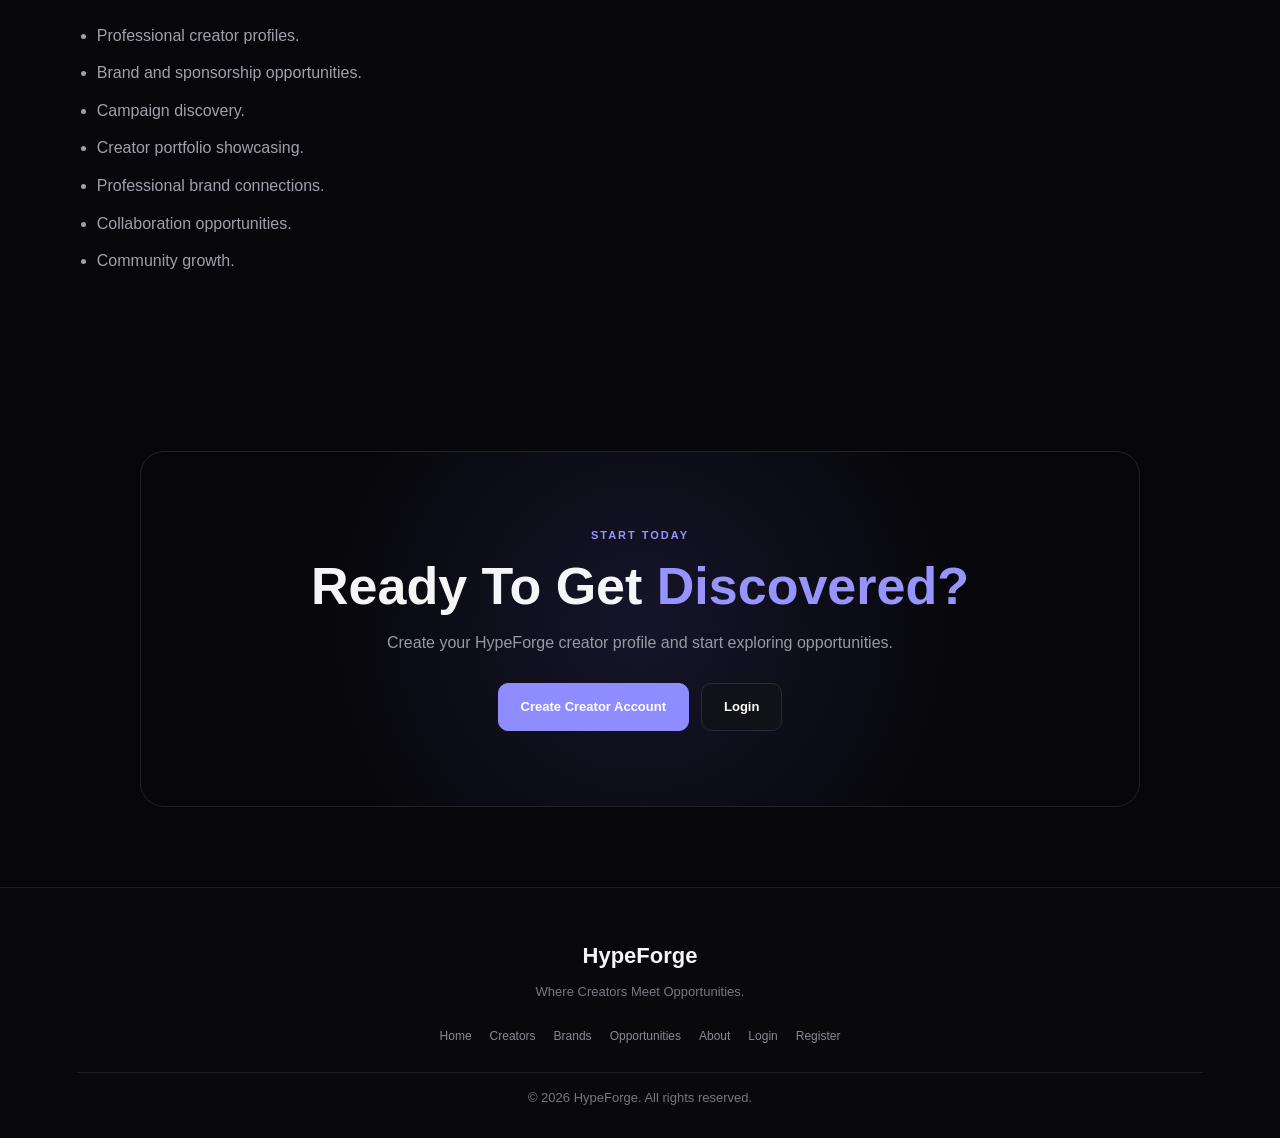
<file: creator.html>
<!DOCTYPE html>
<html lang="en">
<head>
    <meta charset="UTF-8">
    <meta name="viewport" content="width=device-width, initial-scale=1.0">

    <meta name="description"
          content="Discover creator opportunities with HypeForge.">

    <title>Creators | HypeForge</title>

    <link rel="stylesheet" href="style.css">
</head>

<body>

<header class="navbar">

    <div class="logo">HypeForge</div>

    <nav>
        <a href="index.html">Home</a>
        <a href="creators.html">Creators</a>
        <a href="brands.html">Brands</a>
        <a href="opportunities.html">Opportunities</a>
        <a href="about.html">About</a>
        <a href="login.html">Login</a>
        <a href="register.html">Register</a>
    </nav>

</header>


<main>

    <section class="hero">

        <div class="hero-content">

            <p class="tagline">FOR CREATORS</p>

            <h1>
                Your Creativity.
                <span>Your Opportunities.</span>
            </h1>

            <p class="hero-description">
                Build your creator profile, showcase your work,
                discover campaigns, and connect with brands
                looking for creators like you.
            </p>

            <div class="buttons">

                <a href="register.html" class="primary-button">
                    Become a Creator
                </a>

                <a href="opportunities.html" class="secondary-button">
                    Explore Opportunities
                </a>

            </div>

        </div>

    </section>


    <section class="content-section">

        <p class="section-label">CREATOR TOOLS</p>

        <h2>
            Everything You Need To
            <span>Grow.</span>
        </h2>

        <div class="cards">

            <div class="card">
                <h3>Creator Profile</h3>
                <p>
                    Build a professional profile with your
                    niche, portfolio, audience, social links,
                    and achievements.
                </p>
            </div>

            <div class="card">
                <h3>Campaign Discovery</h3>
                <p>
                    Find sponsorships, campaigns, promotions,
                    and collaboration opportunities.
                </p>
            </div>

            <div class="card">
                <h3>Portfolio</h3>
                <p>
                    Showcase your best content and give brands
                    a clear view of your creative style.
                </p>
            </div>

            <div class="card">
                <h3>Brand Connections</h3>
                <p>
                    Connect with brands and build professional
                    creator partnerships.
                </p>
            </div>

            <div class="card">
                <h3>Applications</h3>
                <p>
                    Discover suitable campaigns and submit
                    your applications.
                </p>
            </div>

            <div class="card">
                <h3>Creator Growth</h3>
                <p>
                    Build your network, reputation, portfolio,
                    and future opportunities.
                </p>
            </div>

        </div>

    </section>


    <section class="creator-benefits content-section">

        <p class="section-label">WHY HYPEFORGE</p>

        <h2>
            Built Around
            <span>Creators.</span>
        </h2>

        <ul>

            <li>Professional creator profiles.</li>

            <li>Brand and sponsorship opportunities.</li>

            <li>Campaign discovery.</li>

            <li>Creator portfolio showcasing.</li>

            <li>Professional brand connections.</li>

            <li>Collaboration opportunities.</li>

            <li>Community growth.</li>

        </ul>

    </section>


    <section class="cta">

        <p class="section-label">START TODAY</p>

        <h2>
            Ready To Get
            <span>Discovered?</span>
        </h2>

        <p>
            Create your HypeForge creator profile and
            start exploring opportunities.
        </p>

        <div class="buttons">

            <a href="register.html" class="primary-button">
                Create Creator Account
            </a>

            <a href="login.html" class="secondary-button">
                Login
            </a>

        </div>

    </section>

</main>


<footer>

    <div class="footer-logo">HypeForge</div>

    <p>Where Creators Meet Opportunities.</p>

    <div class="footer-links">
        <a href="index.html">Home</a>
        <a href="creators.html">Creators</a>
        <a href="brands.html">Brands</a>
        <a href="opportunities.html">Opportunities</a>
        <a href="about.html">About</a>
        <a href="login.html">Login</a>
        <a href="register.html">Register</a>
    </div>

    <p class="copyright">
        © 2026 HypeForge. All rights reserved.
    </p>

</footer>

<script src="script.js"></script>

</body>
</html>
</file>
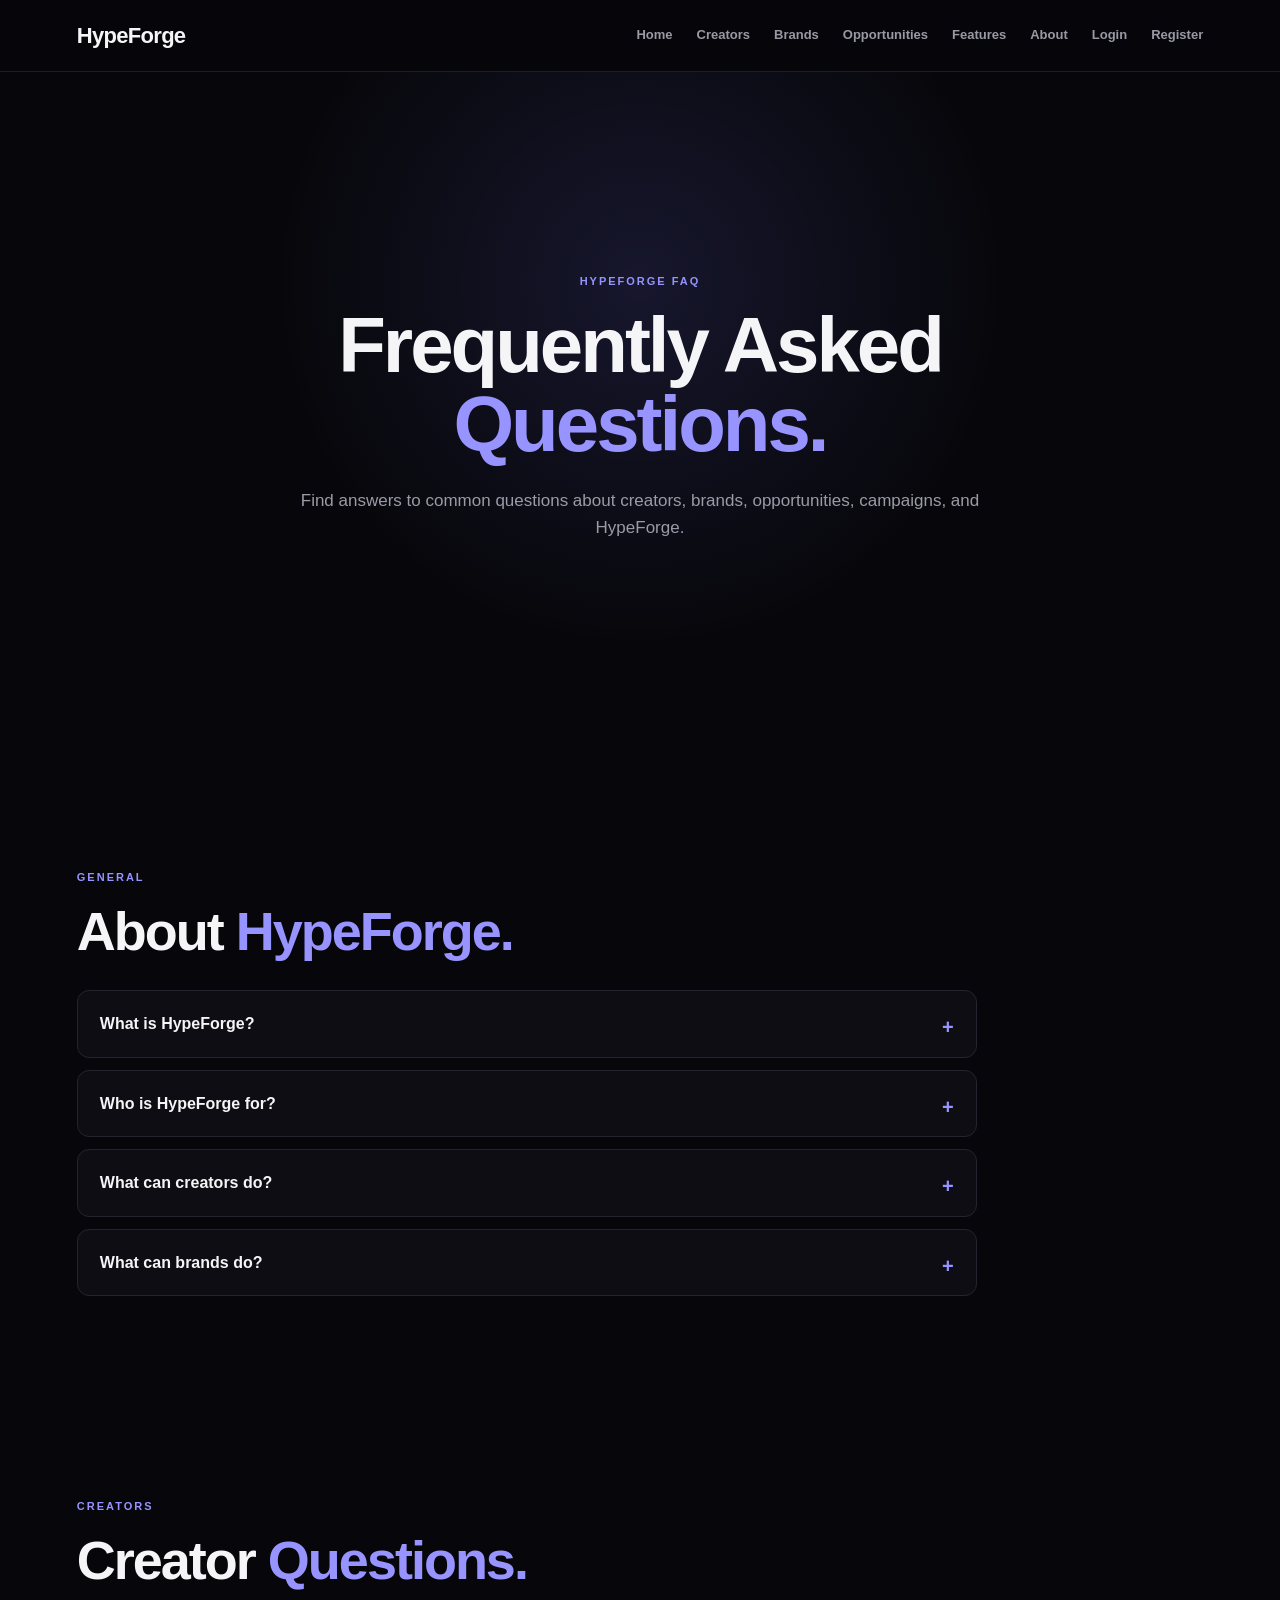
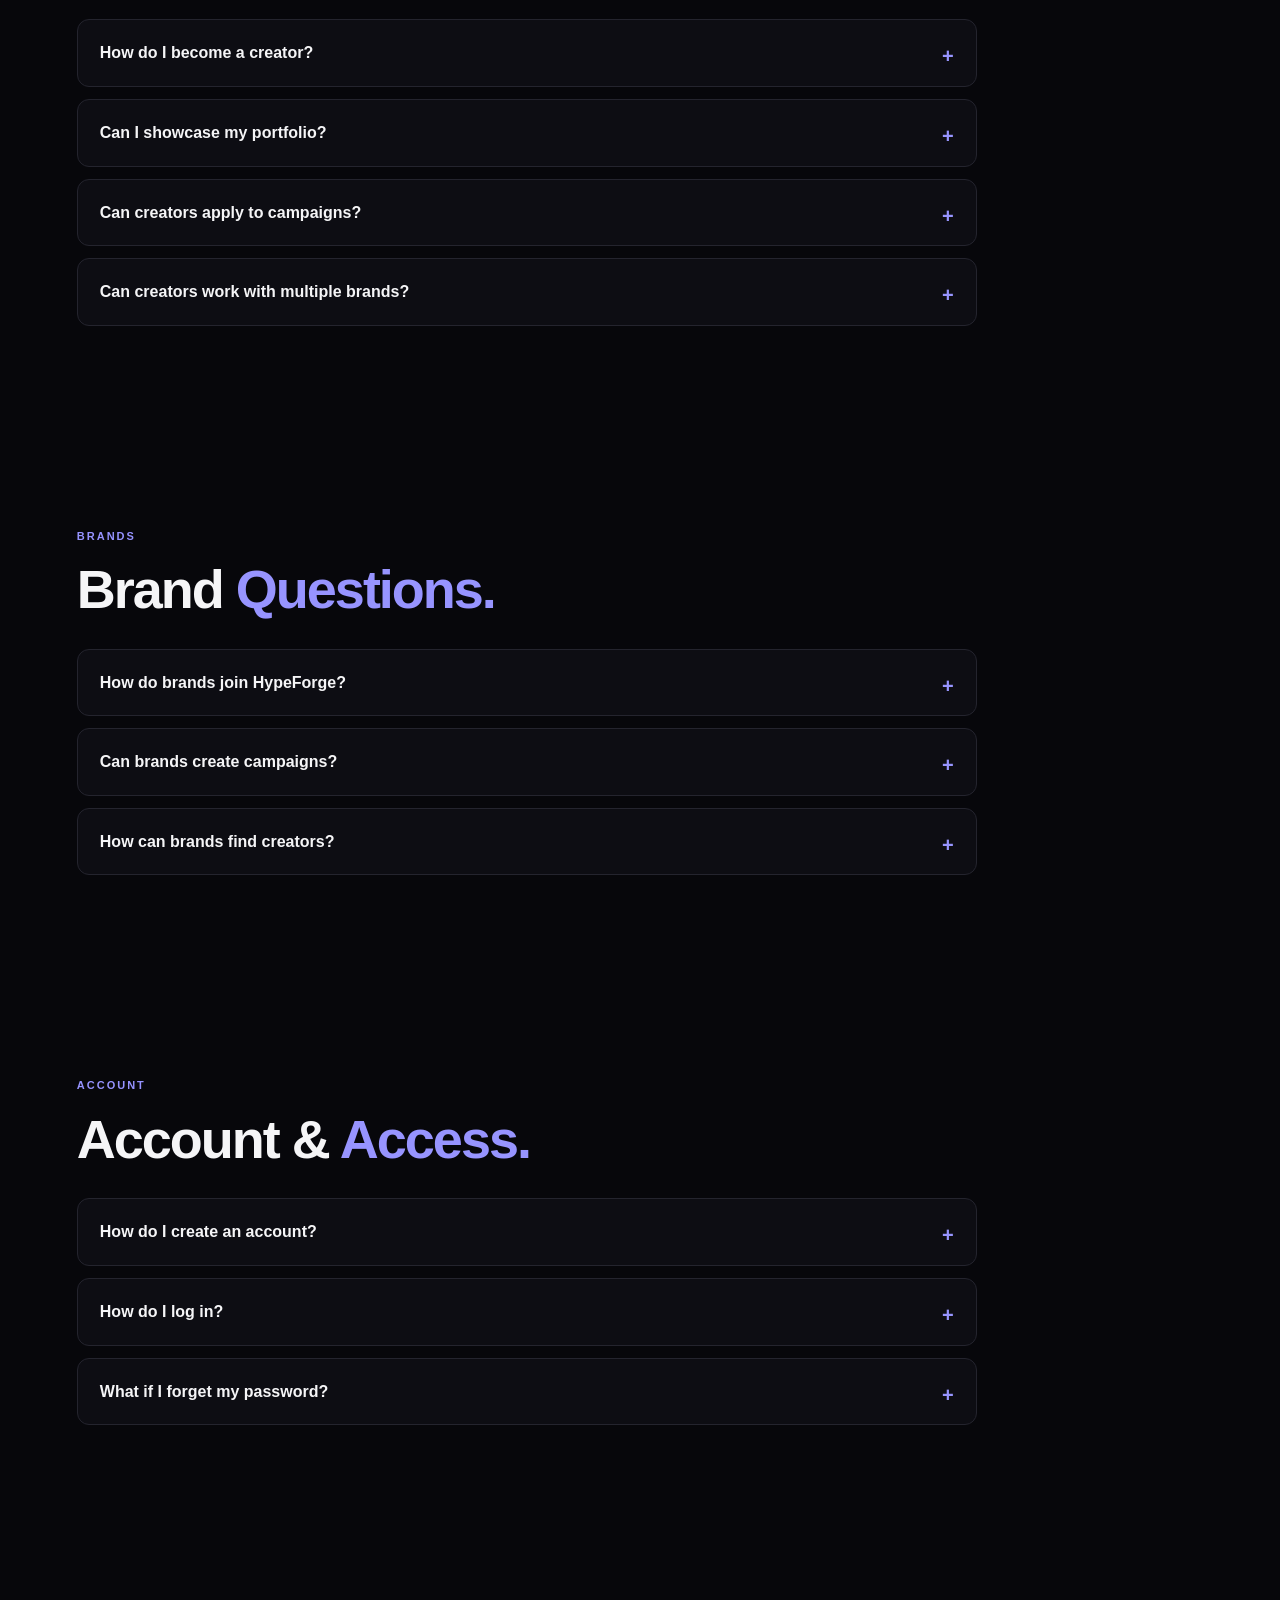
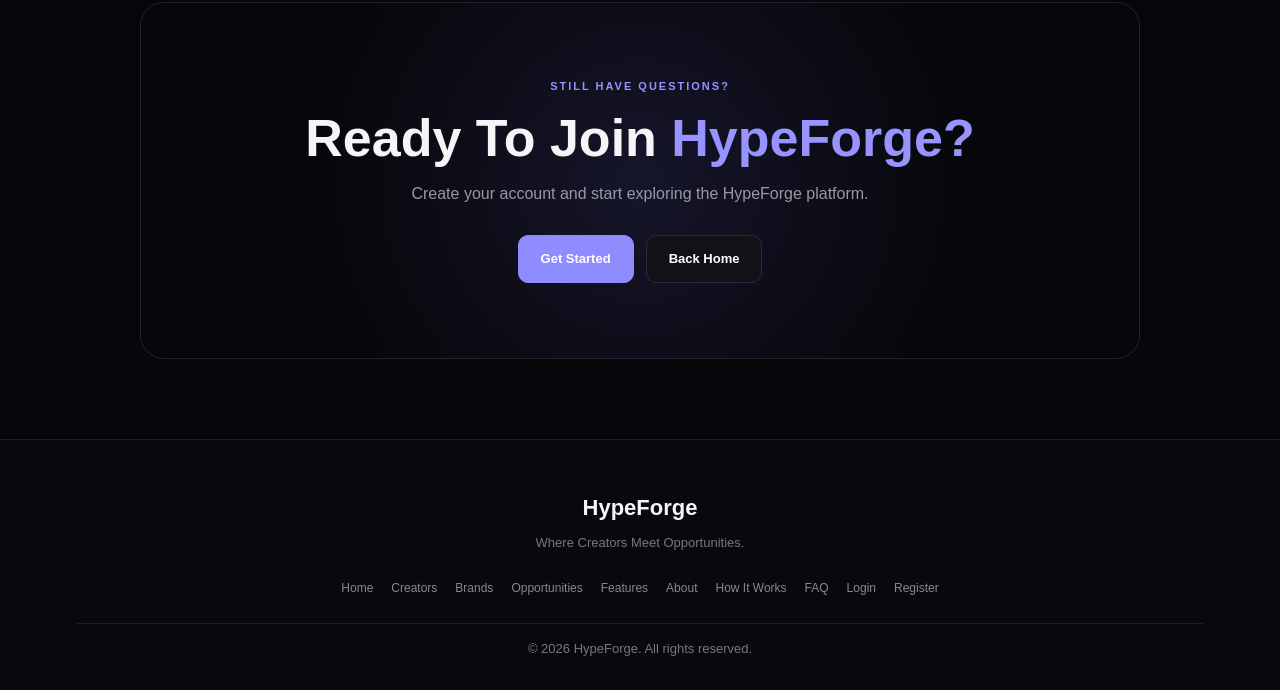
<file: faq.html>
<!DOCTYPE html>
<html lang="en">
<head>
    <meta charset="UTF-8">
    <meta name="viewport" content="width=device-width, initial-scale=1.0">

    <meta name="description"
          content="Frequently asked questions about HypeForge.">

    <title>FAQ | HypeForge</title>

    <link rel="stylesheet" href="style.css">
</head>

<body>

<header class="navbar">

    <div class="logo">HypeForge</div>

    <nav>
        <a href="index.html">Home</a>
        <a href="creators.html">Creators</a>
        <a href="brands.html">Brands</a>
        <a href="opportunities.html">Opportunities</a>
        <a href="features.html">Features</a>
        <a href="about.html">About</a>
        <a href="login.html">Login</a>
        <a href="register.html">Register</a>
    </nav>

</header>


<main>

    <section class="hero">

        <div class="hero-content">

            <p class="tagline">
                HYPEFORGE FAQ
            </p>

            <h1>
                Frequently Asked
                <span>Questions.</span>
            </h1>

            <p class="hero-description">
                Find answers to common questions about creators,
                brands, opportunities, campaigns, and HypeForge.
            </p>

        </div>

    </section>


    <section class="content-section">

        <p class="section-label">
            GENERAL
        </p>

        <h2>
            About
            <span>HypeForge.</span>
        </h2>

        <div class="faq">

            <details>
                <summary>What is HypeForge?</summary>
                <p>
                    HypeForge is a platform designed to connect
                    creators with brands, sponsorships, campaigns,
                    and collaboration opportunities.
                </p>
            </details>

            <details>
                <summary>Who is HypeForge for?</summary>
                <p>
                    HypeForge is designed for creators, influencers,
                    content professionals, brands, businesses,
                    and organizations.
                </p>
            </details>

            <details>
                <summary>What can creators do?</summary>
                <p>
                    Creators can build profiles, showcase portfolios,
                    discover opportunities, and connect with brands.
                </p>
            </details>

            <details>
                <summary>What can brands do?</summary>
                <p>
                    Brands can create profiles, discover creators,
                    create campaigns, and build partnerships.
                </p>
            </details>

        </div>

    </section>


    <section class="content-section creator-benefits">

        <p class="section-label">
            CREATORS
        </p>

        <h2>
            Creator
            <span>Questions.</span>
        </h2>

        <div class="faq">

            <details>
                <summary>How do I become a creator?</summary>
                <p>
                    Create an account using the registration page
                    and select Creator as your account type.
                </p>
            </details>

            <details>
                <summary>Can I showcase my portfolio?</summary>
                <p>
                    HypeForge is designed to provide creators
                    with a professional place to showcase their work.
                </p>
            </details>

            <details>
                <summary>Can creators apply to campaigns?</summary>
                <p>
                    Yes. The platform is designed to let creators
                    discover relevant opportunities and apply.
                </p>
            </details>

            <details>
                <summary>Can creators work with multiple brands?</summary>
                <p>
                    Creators can build multiple professional
                    relationships, subject to individual campaign
                    terms and requirements.
                </p>
            </details>

        </div>

    </section>


    <section class="content-section">

        <p class="section-label">
            BRANDS
        </p>

        <h2>
            Brand
            <span>Questions.</span>
        </h2>

        <div class="faq">

            <details>
                <summary>How do brands join HypeForge?</summary>
                <p>
                    Brands can register for an account and
                    create a professional brand profile.
                </p>
            </details>

            <details>
                <summary>Can brands create campaigns?</summary>
                <p>
                    HypeForge is designed to support brand
                    campaigns and creator collaborations.
                </p>
            </details>

            <details>
                <summary>How can brands find creators?</summary>
                <p>
                    Brands can discover creators based on
                    relevant niches, content, audiences,
                    and campaign requirements.
                </p>
            </details>

        </div>

    </section>


    <section class="content-section">

        <p class="section-label">
            ACCOUNT
        </p>

        <h2>
            Account &
            <span>Access.</span>
        </h2>

        <div class="faq">

            <details>
                <summary>How do I create an account?</summary>
                <p>
                    Go to the Register page, select your account
                    type, enter your information, and create your account.
                </p>
            </details>

            <details>
                <summary>How do I log in?</summary>
                <p>
                    Use the Login page and enter your account
                    credentials.
                </p>
            </details>

            <details>
                <summary>What if I forget my password?</summary>
                <p>
                    Password recovery can be connected to a
                    secure backend authentication system as the
                    platform develops.
                </p>
            </details>

        </div>

    </section>


    <section class="cta">

        <p class="section-label">
            STILL HAVE QUESTIONS?
        </p>

        <h2>
            Ready To Join
            <span>HypeForge?</span>
        </h2>

        <p>
            Create your account and start exploring
            the HypeForge platform.
        </p>

        <div class="buttons">

            <a href="register.html" class="primary-button">
                Get Started
            </a>

            <a href="index.html" class="secondary-button">
                Back Home
            </a>

        </div>

    </section>

</main>


<footer>

    <div class="footer-logo">HypeForge</div>

    <p>Where Creators Meet Opportunities.</p>

    <div class="footer-links">
        <a href="index.html">Home</a>
        <a href="creators.html">Creators</a>
        <a href="brands.html">Brands</a>
        <a href="opportunities.html">Opportunities</a>
        <a href="features.html">Features</a>
        <a href="about.html">About</a>
        <a href="how-it-works.html">How It Works</a>
        <a href="faq.html">FAQ</a>
        <a href="login.html">Login</a>
        <a href="register.html">Register</a>
    </div>

    <p class="copyright">
        © 2026 HypeForge. All rights reserved.
    </p>

</footer>

<script src="script.js"></script>

</body>
</html>
</file>
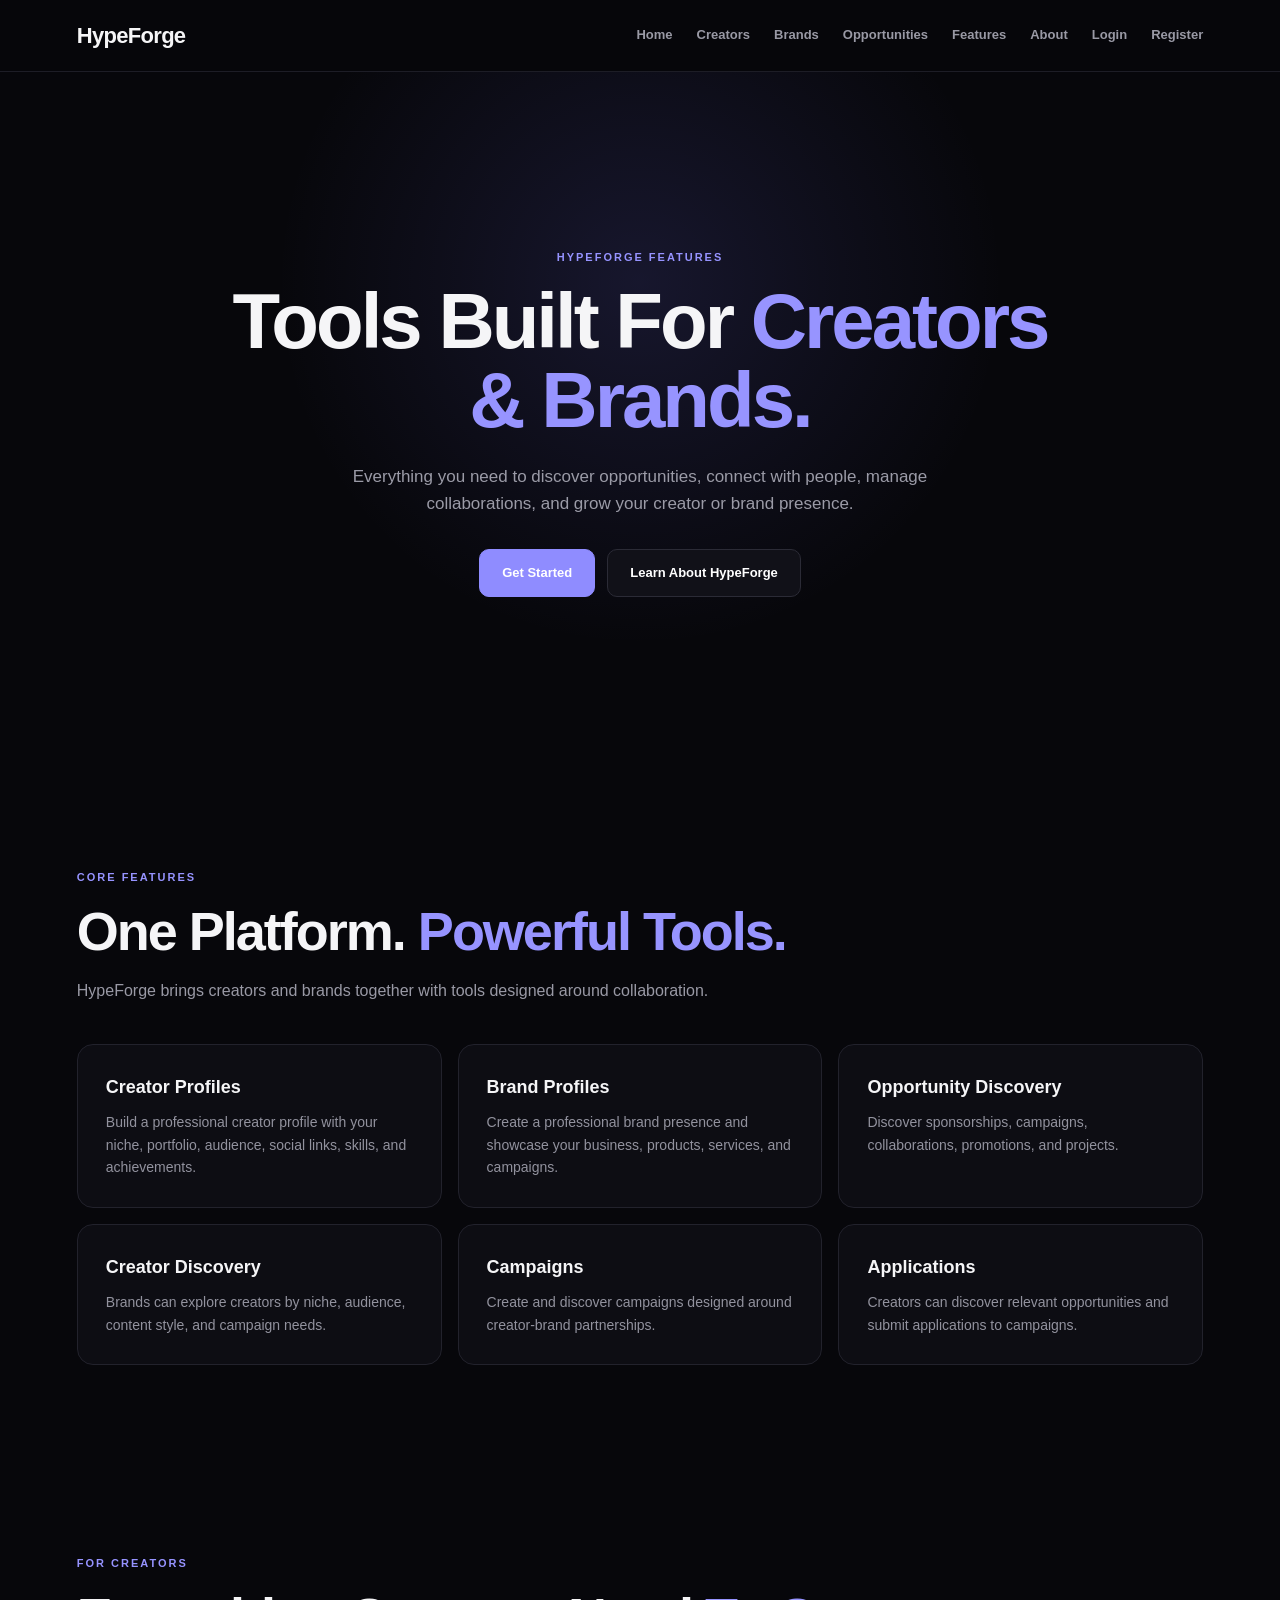
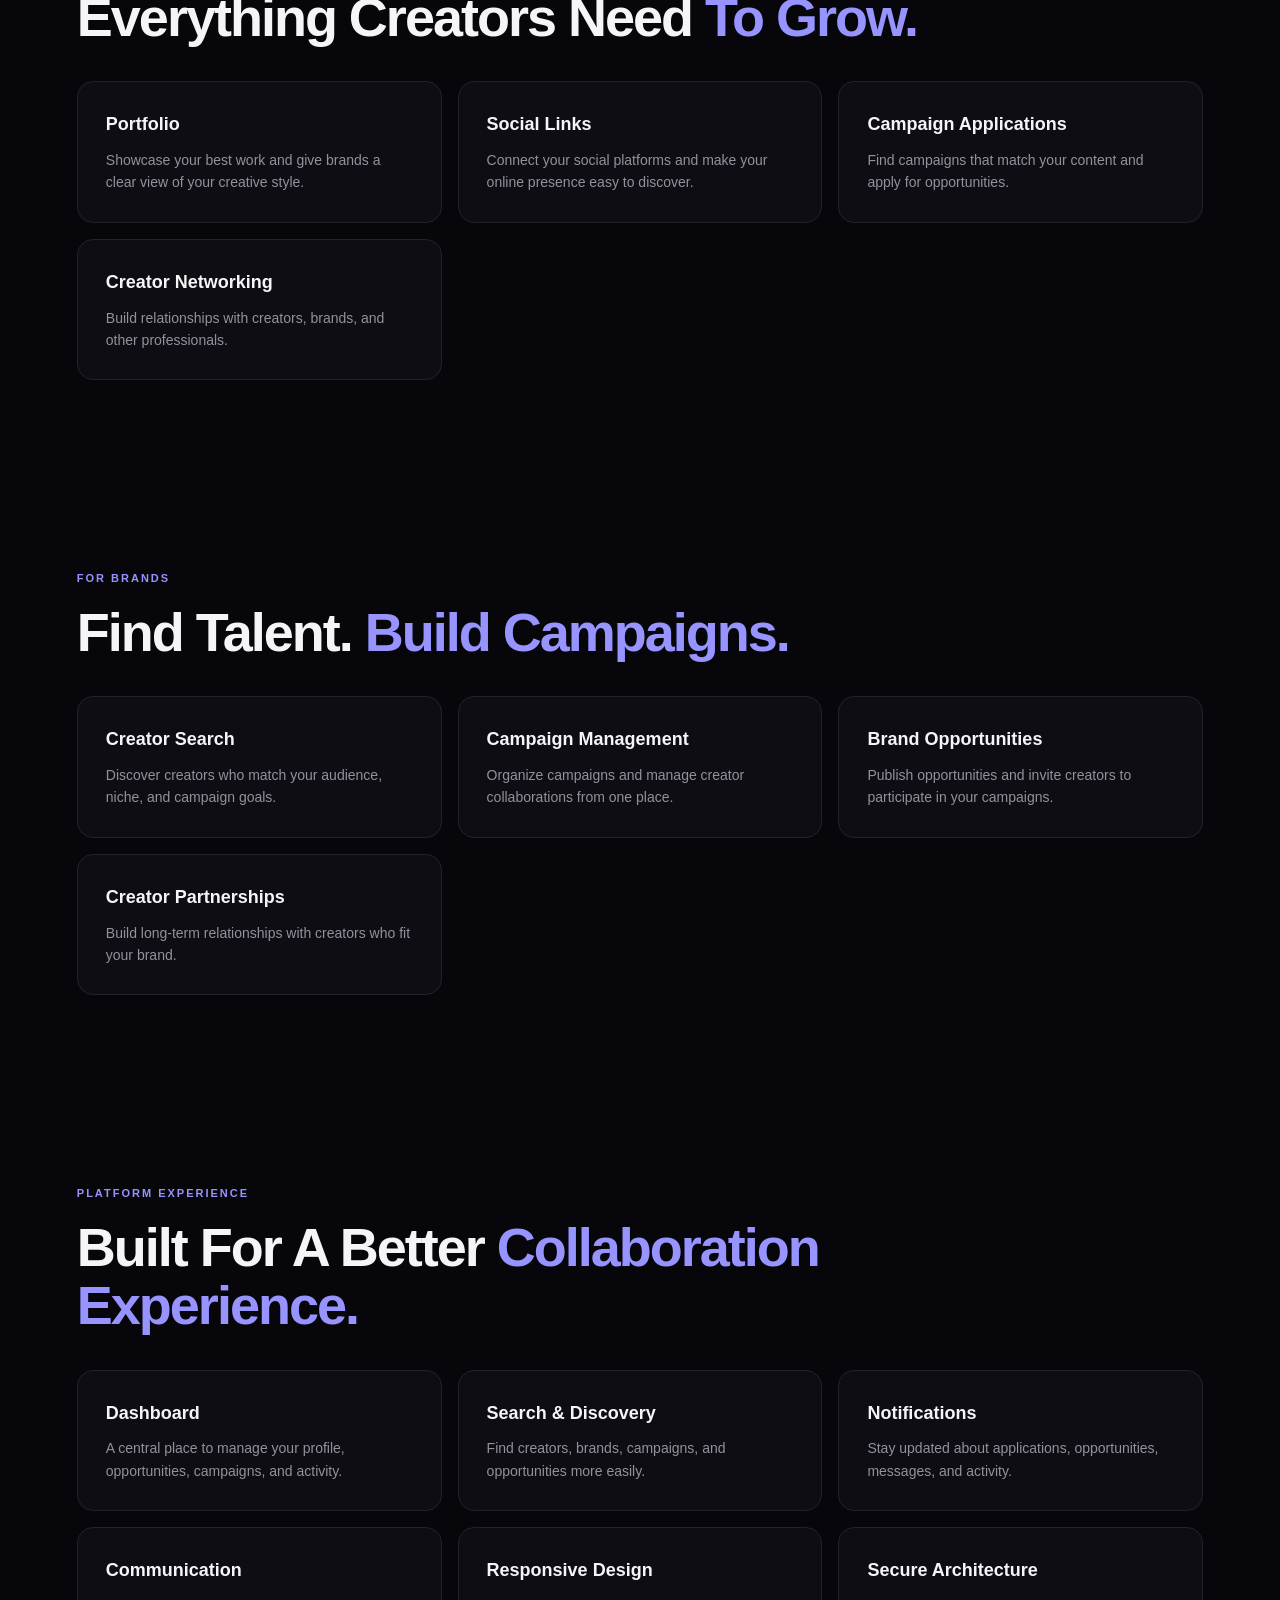
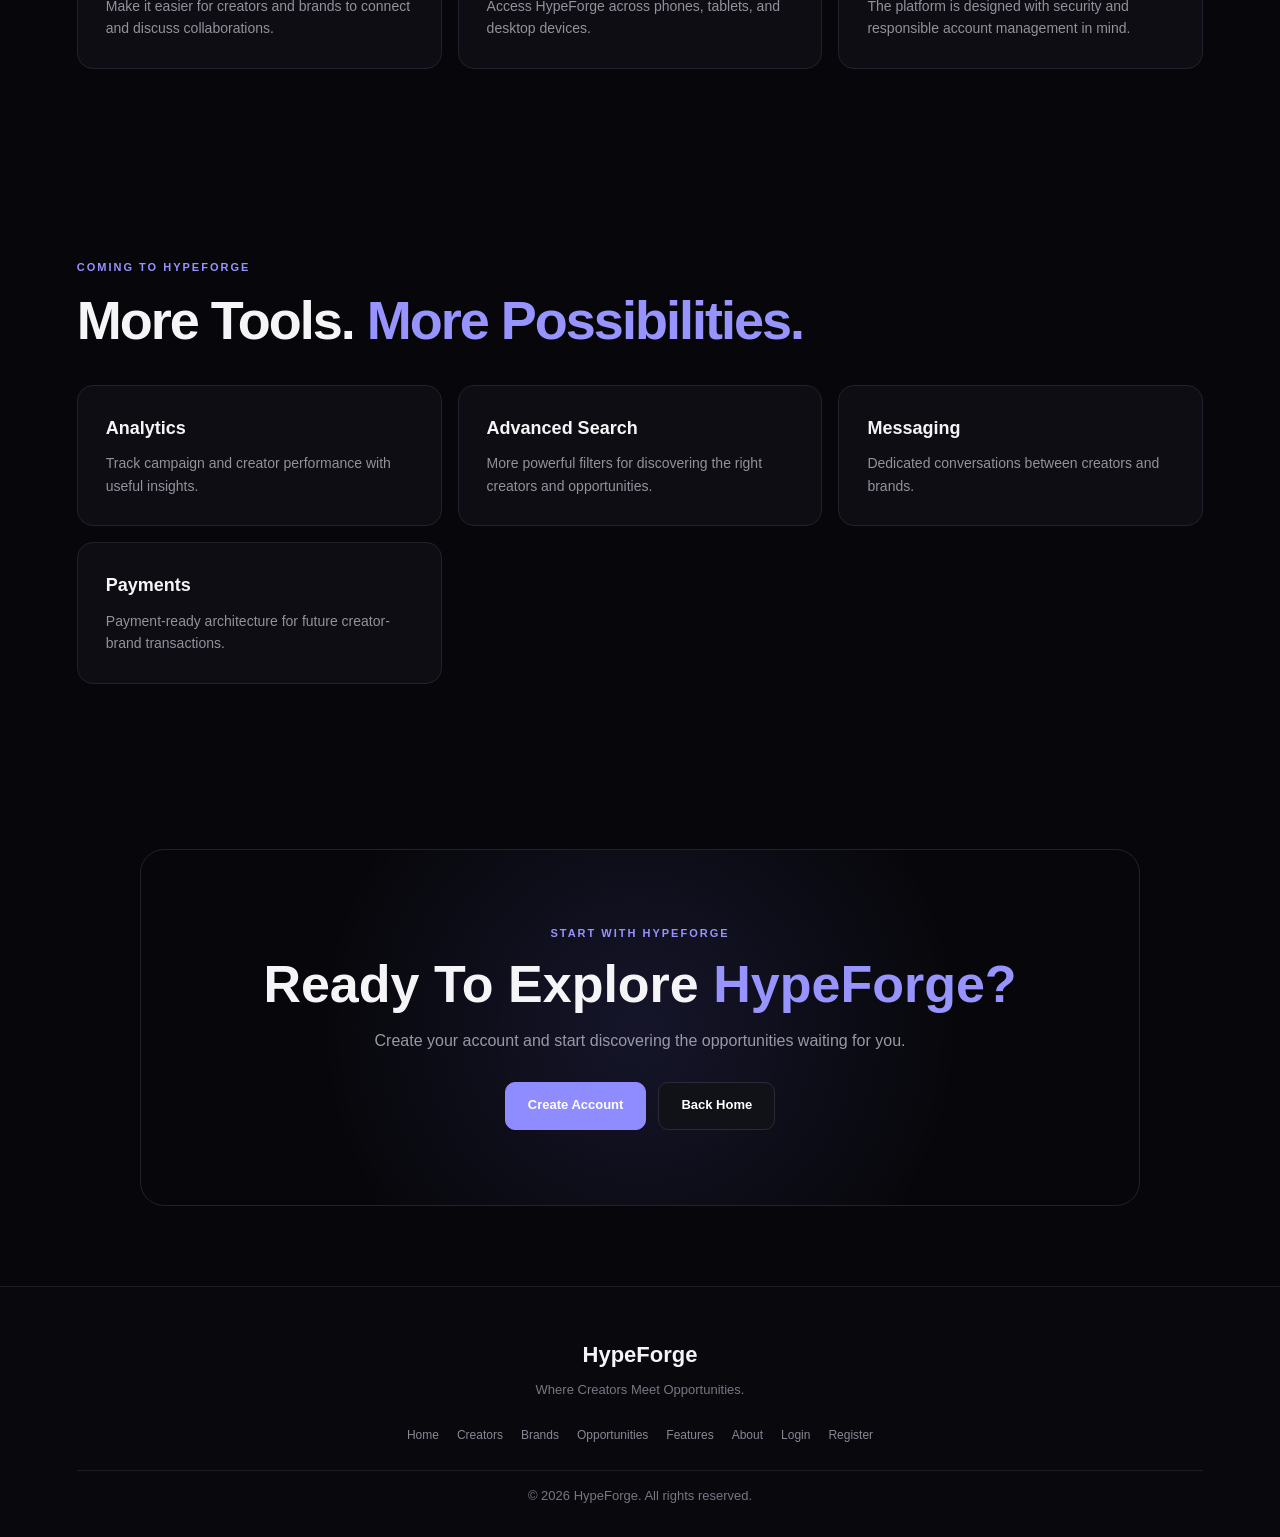
<file: feature.html>
<!DOCTYPE html>
<html lang="en">
<head>
    <meta charset="UTF-8">
    <meta name="viewport" content="width=device-width, initial-scale=1.0">

    <meta name="description"
          content="Explore HypeForge features for creators, brands, campaigns, opportunities, profiles, and collaboration.">

    <title>Features | HypeForge</title>

    <link rel="stylesheet" href="style.css">
</head>

<body>

<!-- ================= HEADER ================= -->

<header class="navbar">

    <div class="logo">
        HypeForge
    </div>

    <nav>
        <a href="index.html">Home</a>
        <a href="creators.html">Creators</a>
        <a href="brands.html">Brands</a>
        <a href="opportunities.html">Opportunities</a>
        <a href="features.html">Features</a>
        <a href="about.html">About</a>
        <a href="login.html">Login</a>
        <a href="register.html">Register</a>
    </nav>

</header>


<!-- ================= MAIN ================= -->

<main>


    <!-- HERO -->

    <section class="hero">

        <div class="hero-content">

            <p class="tagline">
                HYPEFORGE FEATURES
            </p>

            <h1>
                Tools Built For
                <span>Creators & Brands.</span>
            </h1>

            <p class="hero-description">
                Everything you need to discover opportunities,
                connect with people, manage collaborations,
                and grow your creator or brand presence.
            </p>

            <div class="buttons">

                <a href="register.html" class="primary-button">
                    Get Started
                </a>

                <a href="about.html" class="secondary-button">
                    Learn About HypeForge
                </a>

            </div>

        </div>

    </section>


    <!-- ================= CORE FEATURES ================= -->

    <section class="content-section">

        <p class="section-label">
            CORE FEATURES
        </p>

        <h2>
            One Platform.
            <span>Powerful Tools.</span>
        </h2>

        <p class="section-description">
            HypeForge brings creators and brands together
            with tools designed around collaboration.
        </p>


        <div class="cards">


            <div class="card">

                <h3>Creator Profiles</h3>

                <p>
                    Build a professional creator profile with
                    your niche, portfolio, audience, social links,
                    skills, and achievements.
                </p>

            </div>


            <div class="card">

                <h3>Brand Profiles</h3>

                <p>
                    Create a professional brand presence and
                    showcase your business, products, services,
                    and campaigns.
                </p>

            </div>


            <div class="card">

                <h3>Opportunity Discovery</h3>

                <p>
                    Discover sponsorships, campaigns,
                    collaborations, promotions, and projects.
                </p>

            </div>


            <div class="card">

                <h3>Creator Discovery</h3>

                <p>
                    Brands can explore creators by niche,
                    audience, content style, and campaign needs.
                </p>

            </div>


            <div class="card">

                <h3>Campaigns</h3>

                <p>
                    Create and discover campaigns designed
                    around creator-brand partnerships.
                </p>

            </div>


            <div class="card">

                <h3>Applications</h3>

                <p>
                    Creators can discover relevant opportunities
                    and submit applications to campaigns.
                </p>

            </div>


        </div>

    </section>


    <!-- ================= CREATOR FEATURES ================= -->

    <section class="content-section creator-benefits">

        <p class="section-label">
            FOR CREATORS
        </p>

        <h2>
            Everything Creators Need
            <span>To Grow.</span>
        </h2>


        <div class="cards">

            <div class="card">

                <h3>Portfolio</h3>

                <p>
                    Showcase your best work and give brands
                    a clear view of your creative style.
                </p>

            </div>


            <div class="card">

                <h3>Social Links</h3>

                <p>
                    Connect your social platforms and
                    make your online presence easy to discover.
                </p>

            </div>


            <div class="card">

                <h3>Campaign Applications</h3>

                <p>
                    Find campaigns that match your content
                    and apply for opportunities.
                </p>

            </div>


            <div class="card">

                <h3>Creator Networking</h3>

                <p>
                    Build relationships with creators,
                    brands, and other professionals.
                </p>

            </div>


        </div>

    </section>


    <!-- ================= BRAND FEATURES ================= -->

    <section class="content-section">

        <p class="section-label">
            FOR BRANDS
        </p>

        <h2>
            Find Talent.
            <span>Build Campaigns.</span>
        </h2>


        <div class="cards">


            <div class="card">

                <h3>Creator Search</h3>

                <p>
                    Discover creators who match your
                    audience, niche, and campaign goals.
                </p>

            </div>


            <div class="card">

                <h3>Campaign Management</h3>

                <p>
                    Organize campaigns and manage creator
                    collaborations from one place.
                </p>

            </div>


            <div class="card">

                <h3>Brand Opportunities</h3>

                <p>
                    Publish opportunities and invite creators
                    to participate in your campaigns.
                </p>

            </div>


            <div class="card">

                <h3>Creator Partnerships</h3>

                <p>
                    Build long-term relationships with
                    creators who fit your brand.
                </p>

            </div>


        </div>

    </section>


    <!-- ================= PLATFORM ================= -->

    <section class="content-section">

        <p class="section-label">
            PLATFORM EXPERIENCE
        </p>

        <h2>
            Built For A Better
            <span>Collaboration Experience.</span>
        </h2>


        <div class="cards">


            <div class="card">

                <h3>Dashboard</h3>

                <p>
                    A central place to manage your profile,
                    opportunities, campaigns, and activity.
                </p>

            </div>


            <div class="card">

                <h3>Search & Discovery</h3>

                <p>
                    Find creators, brands, campaigns,
                    and opportunities more easily.
                </p>

            </div>


            <div class="card">

                <h3>Notifications</h3>

                <p>
                    Stay updated about applications,
                    opportunities, messages, and activity.
                </p>

            </div>


            <div class="card">

                <h3>Communication</h3>

                <p>
                    Make it easier for creators and brands
                    to connect and discuss collaborations.
                </p>

            </div>


            <div class="card">

                <h3>Responsive Design</h3>

                <p>
                    Access HypeForge across phones,
                    tablets, and desktop devices.
                </p>

            </div>


            <div class="card">

                <h3>Secure Architecture</h3>

                <p>
                    The platform is designed with security
                    and responsible account management in mind.
                </p>

            </div>


        </div>

    </section>


    <!-- ================= FUTURE FEATURES ================= -->

    <section class="content-section">

        <p class="section-label">
            COMING TO HYPEFORGE
        </p>

        <h2>
            More Tools.
            <span>More Possibilities.</span>
        </h2>


        <div class="cards">


            <div class="card">

                <h3>Analytics</h3>

                <p>
                    Track campaign and creator performance
                    with useful insights.
                </p>

            </div>


            <div class="card">

                <h3>Advanced Search</h3>

                <p>
                    More powerful filters for discovering
                    the right creators and opportunities.
                </p>

            </div>


            <div class="card">

                <h3>Messaging</h3>

                <p>
                    Dedicated conversations between
                    creators and brands.
                </p>

            </div>


            <div class="card">

                <h3>Payments</h3>

                <p>
                    Payment-ready architecture for future
                    creator-brand transactions.
                </p>

            </div>


        </div>

    </section>


    <!-- ================= CTA ================= -->

    <section class="cta">

        <p class="section-label">
            START WITH HYPEFORGE
        </p>

        <h2>
            Ready To Explore
            <span>HypeForge?</span>
        </h2>

        <p>
            Create your account and start discovering
            the opportunities waiting for you.
        </p>


        <div class="buttons">

            <a href="register.html" class="primary-button">
                Create Account
            </a>

            <a href="index.html" class="secondary-button">
                Back Home
            </a>

        </div>

    </section>

</main>


<!-- ================= FOOTER ================= -->

<footer>

    <div class="footer-logo">
        HypeForge
    </div>

    <p>
        Where Creators Meet Opportunities.
    </p>


    <div class="footer-links">

        <a href="index.html">Home</a>

        <a href="creators.html">
            Creators
        </a>

        <a href="brands.html">
            Brands
        </a>

        <a href="opportunities.html">
            Opportunities
        </a>

        <a href="features.html">
            Features
        </a>

        <a href="about.html">
            About
        </a>

        <a href="login.html">
            Login
        </a>

        <a href="register.html">
            Register
        </a>

    </div>


    <p class="copyright">
        © 2026 HypeForge. All rights reserved.
    </p>

</footer>


<script src="script.js"></script>

</body>
          </html>
</file>
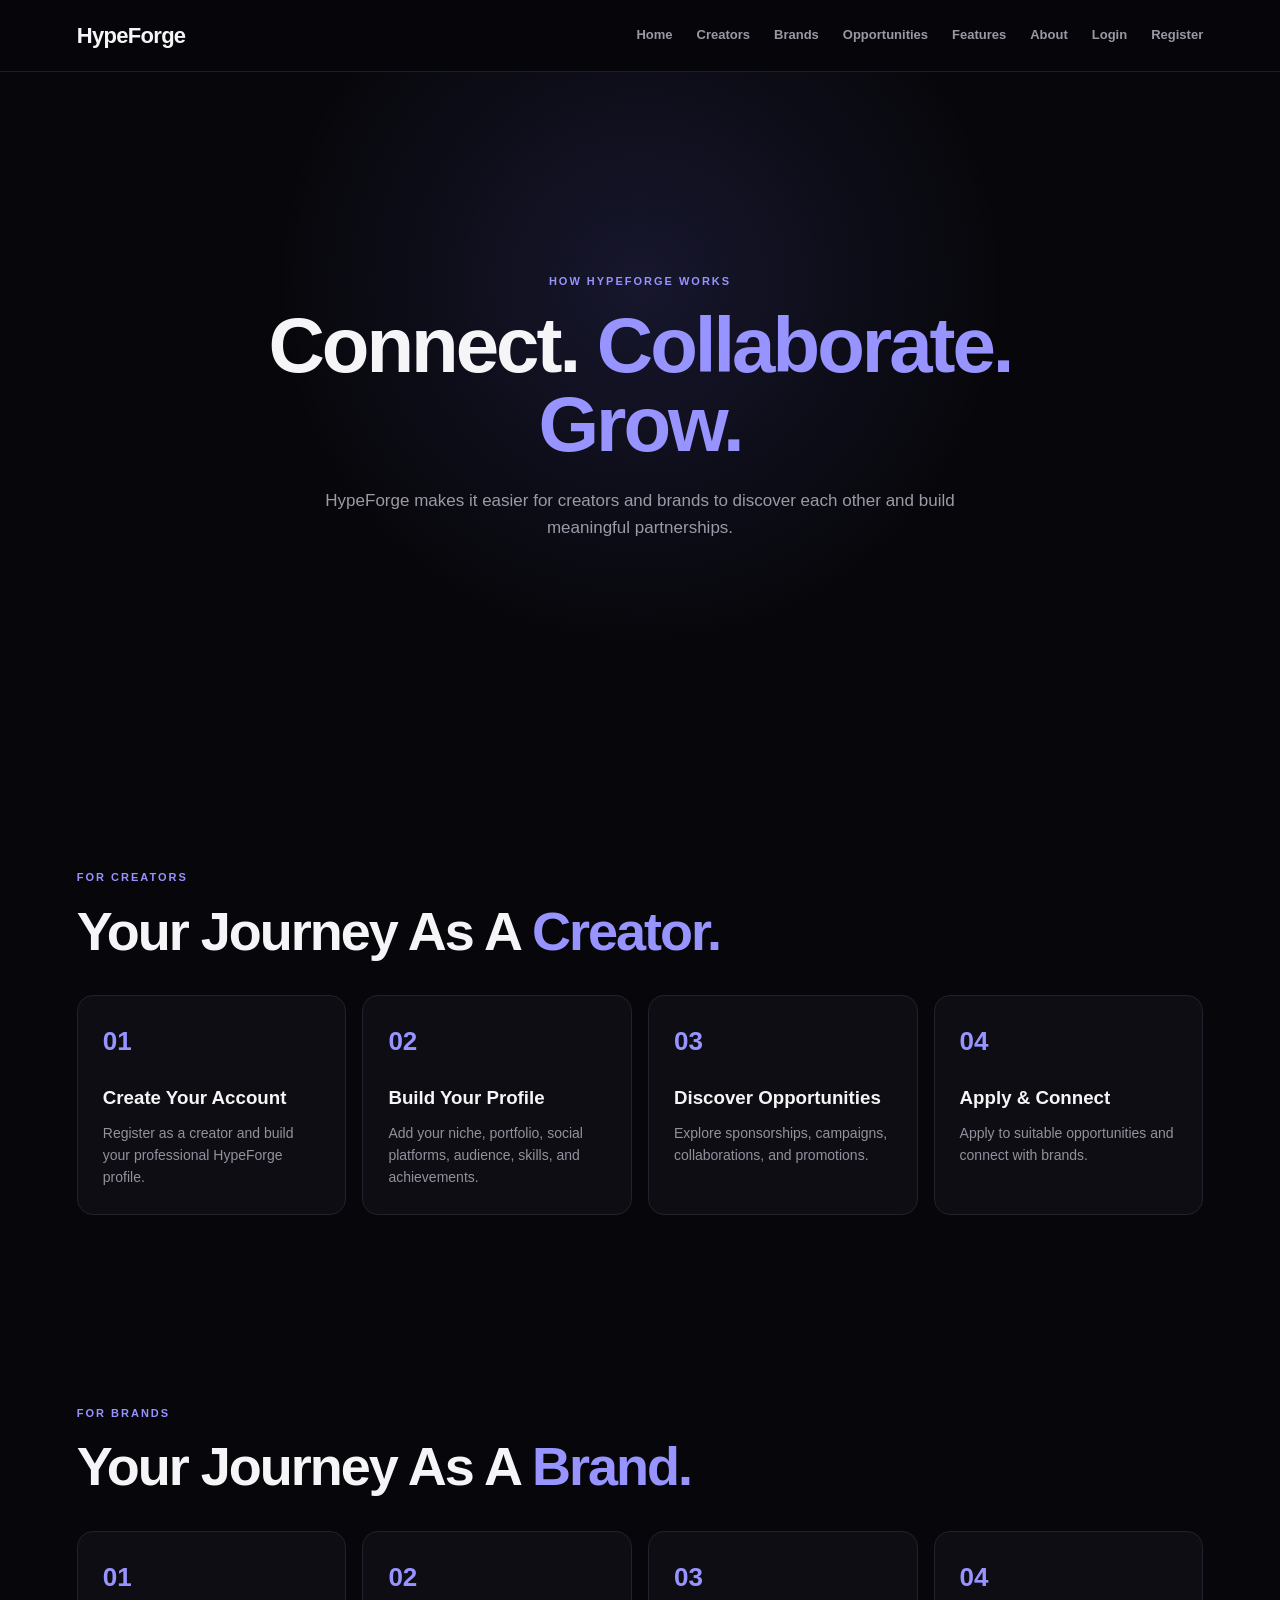
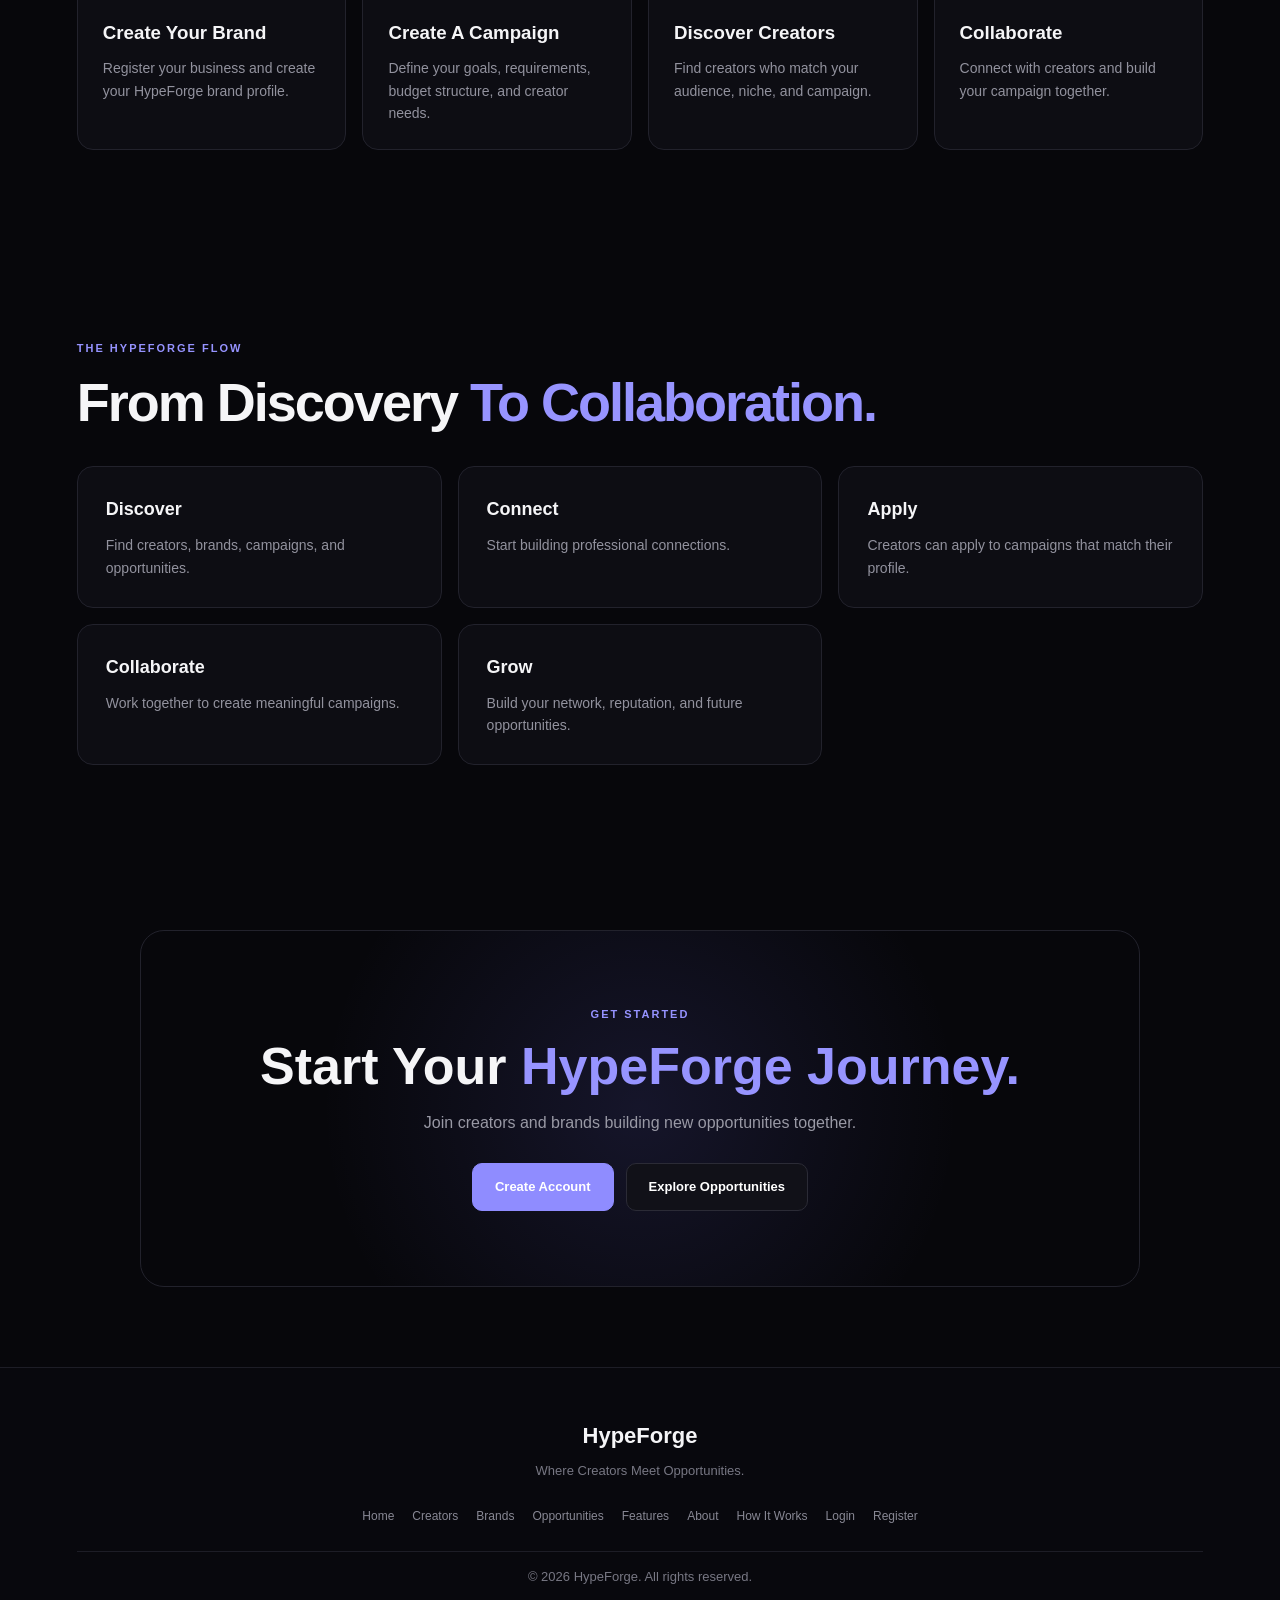
<file: How it's work.html>
<!DOCTYPE html>
<html lang="en">
<head>
    <meta charset="UTF-8">
    <meta name="viewport" content="width=device-width, initial-scale=1.0">

    <meta name="description"
          content="Learn how HypeForge connects creators, brands, campaigns, and opportunities.">

    <title>How It Works | HypeForge</title>

    <link rel="stylesheet" href="style.css">
</head>

<body>

<header class="navbar">

    <div class="logo">HypeForge</div>

    <nav>
        <a href="index.html">Home</a>
        <a href="creators.html">Creators</a>
        <a href="brands.html">Brands</a>
        <a href="opportunities.html">Opportunities</a>
        <a href="features.html">Features</a>
        <a href="about.html">About</a>
        <a href="login.html">Login</a>
        <a href="register.html">Register</a>
    </nav>

</header>


<main>

    <section class="hero">

        <div class="hero-content">

            <p class="tagline">
                HOW HYPEFORGE WORKS
            </p>

            <h1>
                Connect.
                <span>Collaborate. Grow.</span>
            </h1>

            <p class="hero-description">
                HypeForge makes it easier for creators and brands
                to discover each other and build meaningful partnerships.
            </p>

        </div>

    </section>


    <section class="content-section">

        <p class="section-label">
            FOR CREATORS
        </p>

        <h2>
            Your Journey As A
            <span>Creator.</span>
        </h2>

        <div class="steps">

            <div class="step">
                <div class="step-number">01</div>
                <h3>Create Your Account</h3>
                <p>
                    Register as a creator and build your
                    professional HypeForge profile.
                </p>
            </div>

            <div class="step">
                <div class="step-number">02</div>
                <h3>Build Your Profile</h3>
                <p>
                    Add your niche, portfolio, social platforms,
                    audience, skills, and achievements.
                </p>
            </div>

            <div class="step">
                <div class="step-number">03</div>
                <h3>Discover Opportunities</h3>
                <p>
                    Explore sponsorships, campaigns,
                    collaborations, and promotions.
                </p>
            </div>

            <div class="step">
                <div class="step-number">04</div>
                <h3>Apply & Connect</h3>
                <p>
                    Apply to suitable opportunities and
                    connect with brands.
                </p>
            </div>

        </div>

    </section>


    <section class="content-section creator-benefits">

        <p class="section-label">
            FOR BRANDS
        </p>

        <h2>
            Your Journey As A
            <span>Brand.</span>
        </h2>

        <div class="steps">

            <div class="step">
                <div class="step-number">01</div>
                <h3>Create Your Brand</h3>
                <p>
                    Register your business and create
                    your HypeForge brand profile.
                </p>
            </div>

            <div class="step">
                <div class="step-number">02</div>
                <h3>Create A Campaign</h3>
                <p>
                    Define your goals, requirements,
                    budget structure, and creator needs.
                </p>
            </div>

            <div class="step">
                <div class="step-number">03</div>
                <h3>Discover Creators</h3>
                <p>
                    Find creators who match your audience,
                    niche, and campaign.
                </p>
            </div>

            <div class="step">
                <div class="step-number">04</div>
                <h3>Collaborate</h3>
                <p>
                    Connect with creators and build
                    your campaign together.
                </p>
            </div>

        </div>

    </section>


    <section class="content-section">

        <p class="section-label">
            THE HYPEFORGE FLOW
        </p>

        <h2>
            From Discovery
            <span>To Collaboration.</span>
        </h2>

        <div class="cards">

            <div class="card">
                <h3>Discover</h3>
                <p>
                    Find creators, brands, campaigns,
                    and opportunities.
                </p>
            </div>

            <div class="card">
                <h3>Connect</h3>
                <p>
                    Start building professional
                    connections.
                </p>
            </div>

            <div class="card">
                <h3>Apply</h3>
                <p>
                    Creators can apply to campaigns
                    that match their profile.
                </p>
            </div>

            <div class="card">
                <h3>Collaborate</h3>
                <p>
                    Work together to create
                    meaningful campaigns.
                </p>
            </div>

            <div class="card">
                <h3>Grow</h3>
                <p>
                    Build your network, reputation,
                    and future opportunities.
                </p>
            </div>

        </div>

    </section>


    <section class="cta">

        <p class="section-label">
            GET STARTED
        </p>

        <h2>
            Start Your
            <span>HypeForge Journey.</span>
        </h2>

        <p>
            Join creators and brands building new
            opportunities together.
        </p>

        <div class="buttons">

            <a href="register.html" class="primary-button">
                Create Account
            </a>

            <a href="opportunities.html" class="secondary-button">
                Explore Opportunities
            </a>

        </div>

    </section>

</main>


<footer>

    <div class="footer-logo">HypeForge</div>

    <p>Where Creators Meet Opportunities.</p>

    <div class="footer-links">
        <a href="index.html">Home</a>
        <a href="creators.html">Creators</a>
        <a href="brands.html">Brands</a>
        <a href="opportunities.html">Opportunities</a>
        <a href="features.html">Features</a>
        <a href="about.html">About</a>
        <a href="how-it-works.html">How It Works</a>
        <a href="login.html">Login</a>
        <a href="register.html">Register</a>
    </div>

    <p class="copyright">
        © 2026 HypeForge. All rights reserved.
    </p>

</footer>

<script src="script.js"></script>

</body>
</html>
</file>
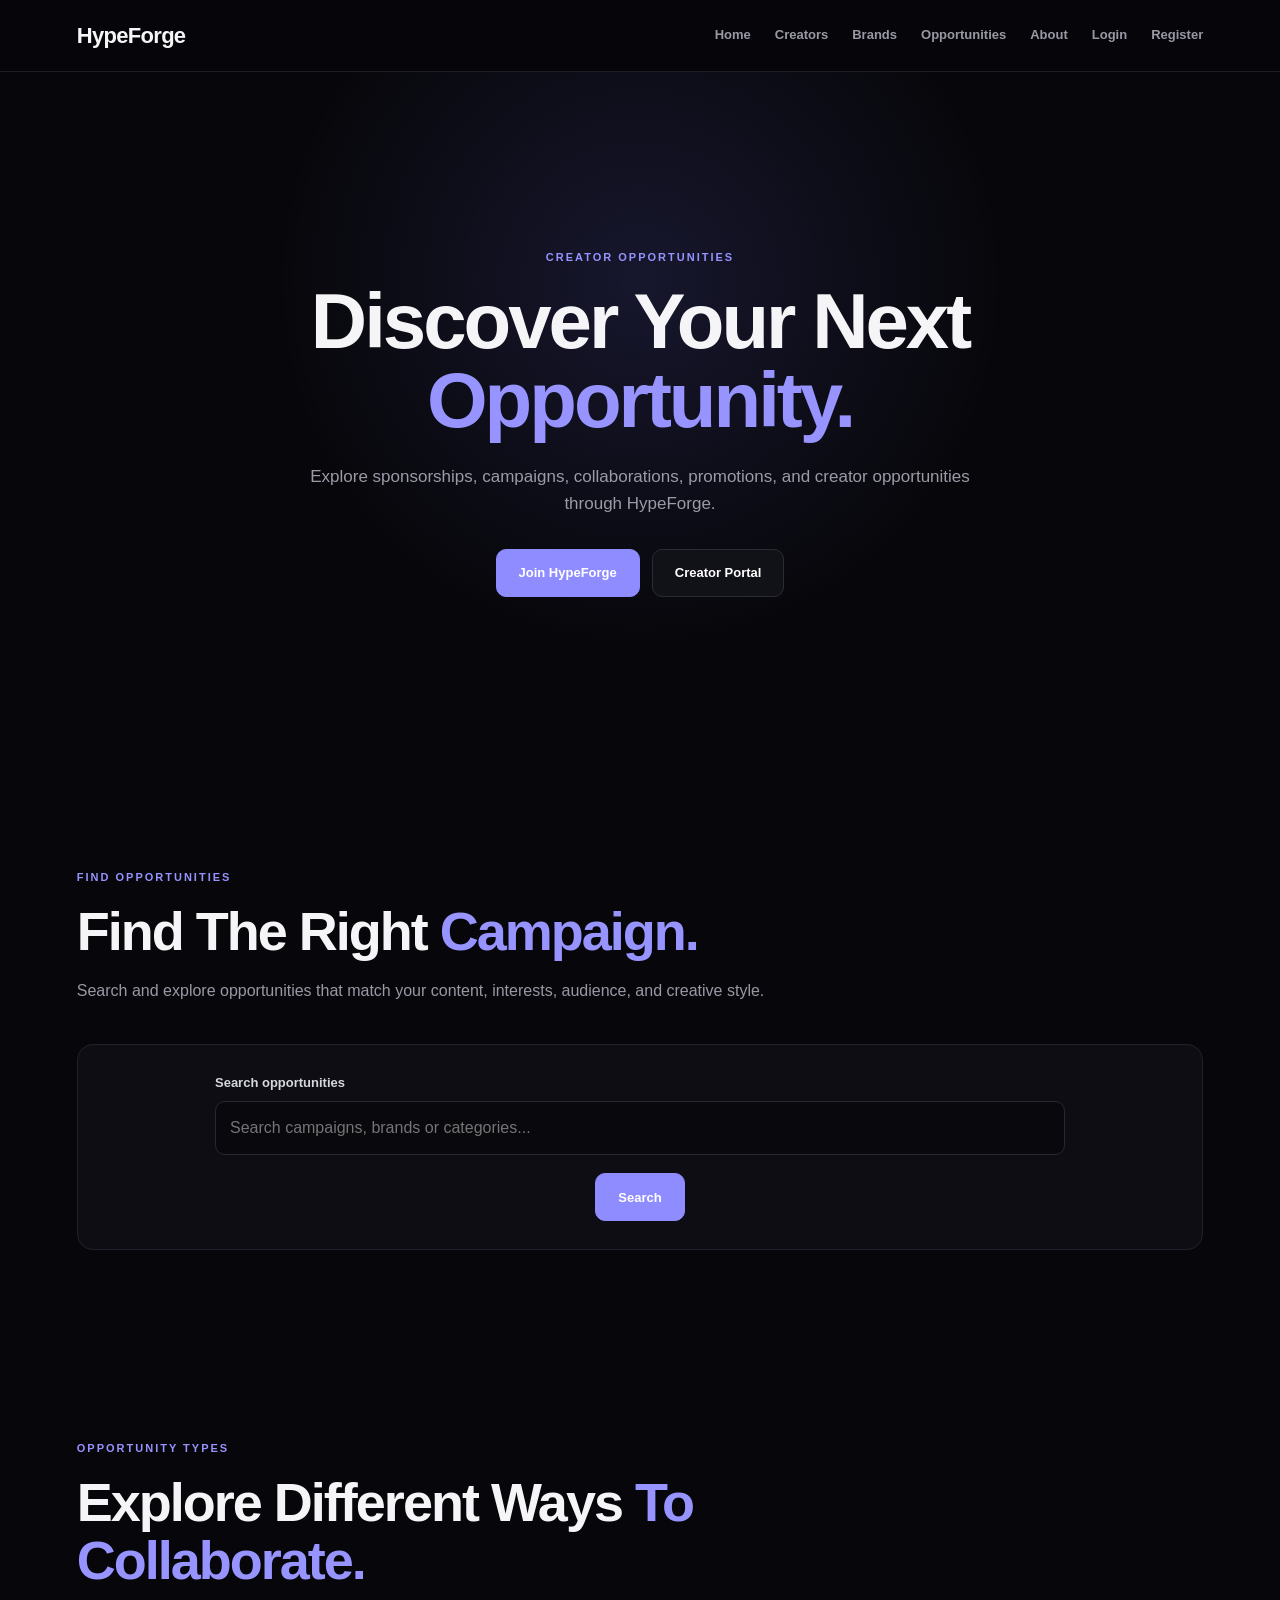
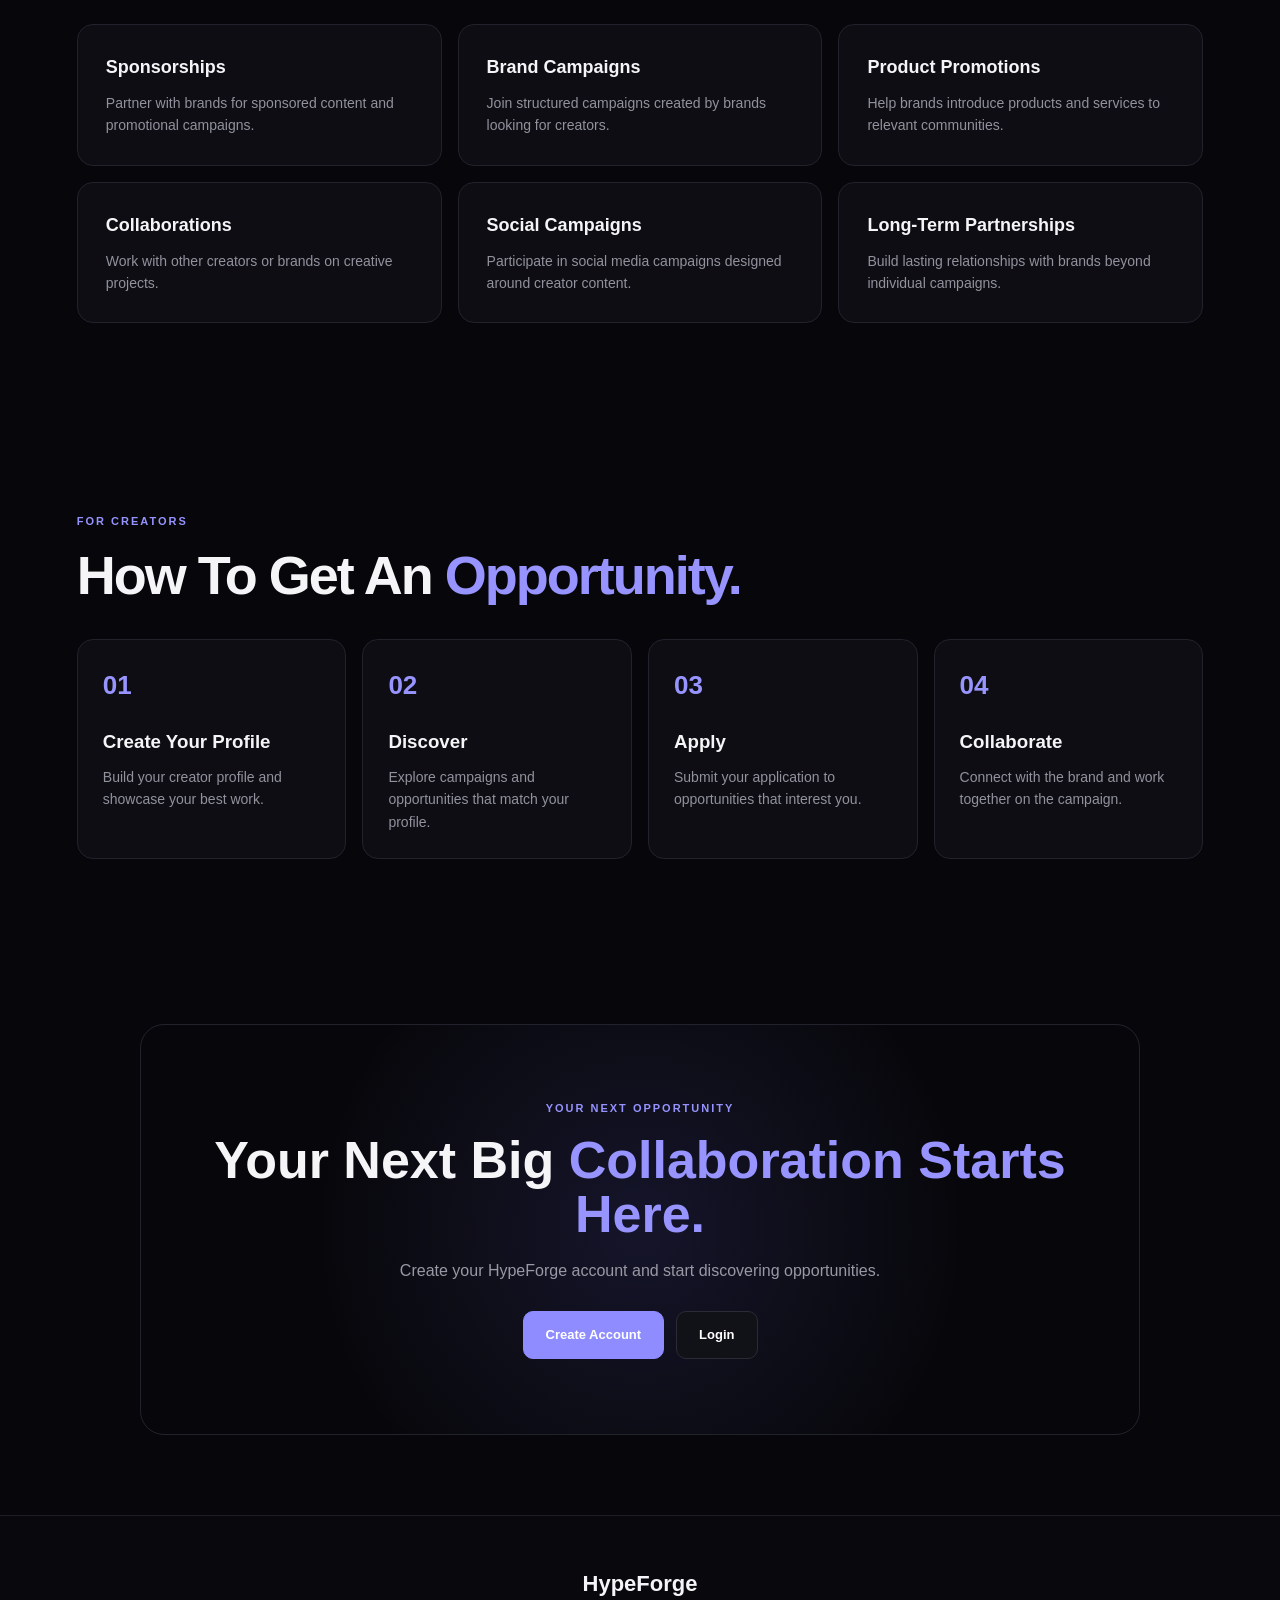
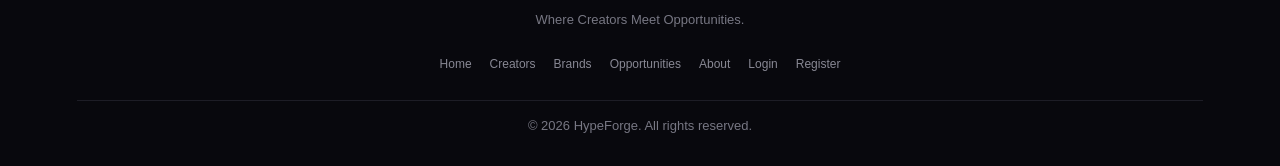
<file: Opportunities.html>
<!DOCTYPE html>
<html lang="en">
<head>
    <meta charset="UTF-8">
    <meta name="viewport" content="width=device-width, initial-scale=1.0">

    <meta name="description"
          content="Discover creator campaigns, sponsorships and collaboration opportunities on HypeForge.">

    <title>Opportunities | HypeForge</title>

    <link rel="stylesheet" href="style.css">
</head>

<body>

<header class="navbar">

    <div class="logo">HypeForge</div>

    <nav>
        <a href="index.html">Home</a>
        <a href="creators.html">Creators</a>
        <a href="brands.html">Brands</a>
        <a href="opportunities.html">Opportunities</a>
        <a href="about.html">About</a>
        <a href="login.html">Login</a>
        <a href="register.html">Register</a>
    </nav>

</header>


<main>

    <!-- HERO -->

    <section class="hero">

        <div class="hero-content">

            <p class="tagline">
                CREATOR OPPORTUNITIES
            </p>

            <h1>
                Discover Your Next
                <span>Opportunity.</span>
            </h1>

            <p class="hero-description">
                Explore sponsorships, campaigns, collaborations,
                promotions, and creator opportunities through HypeForge.
            </p>

            <div class="buttons">

                <a href="register.html" class="primary-button">
                    Join HypeForge
                </a>

                <a href="creators.html" class="secondary-button">
                    Creator Portal
                </a>

            </div>

        </div>

    </section>


    <!-- SEARCH -->

    <section class="content-section">

        <p class="section-label">
            FIND OPPORTUNITIES
        </p>

        <h2>
            Find The Right
            <span>Campaign.</span>
        </h2>

        <p class="section-description">
            Search and explore opportunities that match your
            content, interests, audience, and creative style.
        </p>


        <div class="card">

            <form id="opportunitySearch">

                <div class="form-group">

                    <label for="search">
                        Search opportunities
                    </label>

                    <input
                        type="search"
                        id="search"
                        name="search"
                        placeholder="Search campaigns, brands or categories..."
                    >

                </div>

                <div class="buttons">

                    <button
                        type="submit"
                        class="primary-button"
                    >
                        Search
                    </button>

                </div>

            </form>

        </div>

    </section>


    <!-- OPPORTUNITY TYPES -->

    <section class="content-section">

        <p class="section-label">
            OPPORTUNITY TYPES
        </p>

        <h2>
            Explore Different Ways
            <span>To Collaborate.</span>
        </h2>


        <div class="cards">

            <div class="card">

                <h3>Sponsorships</h3>

                <p>
                    Partner with brands for sponsored content
                    and promotional campaigns.
                </p>

            </div>


            <div class="card">

                <h3>Brand Campaigns</h3>

                <p>
                    Join structured campaigns created by
                    brands looking for creators.
                </p>

            </div>


            <div class="card">

                <h3>Product Promotions</h3>

                <p>
                    Help brands introduce products and
                    services to relevant communities.
                </p>

            </div>


            <div class="card">

                <h3>Collaborations</h3>

                <p>
                    Work with other creators or brands
                    on creative projects.
                </p>

            </div>


            <div class="card">

                <h3>Social Campaigns</h3>

                <p>
                    Participate in social media campaigns
                    designed around creator content.
                </p>

            </div>


            <div class="card">

                <h3>Long-Term Partnerships</h3>

                <p>
                    Build lasting relationships with brands
                    beyond individual campaigns.
                </p>

            </div>

        </div>

    </section>


    <!-- HOW IT WORKS -->

    <section class="content-section">

        <p class="section-label">
            FOR CREATORS
        </p>

        <h2>
            How To Get An
            <span>Opportunity.</span>
        </h2>


        <div class="steps">

            <div class="step">

                <div class="step-number">
                    01
                </div>

                <h3>Create Your Profile</h3>

                <p>
                    Build your creator profile and
                    showcase your best work.
                </p>

            </div>


            <div class="step">

                <div class="step-number">
                    02
                </div>

                <h3>Discover</h3>

                <p>
                    Explore campaigns and opportunities
                    that match your profile.
                </p>

            </div>


            <div class="step">

                <div class="step-number">
                    03
                </div>

                <h3>Apply</h3>

                <p>
                    Submit your application to opportunities
                    that interest you.
                </p>

            </div>


            <div class="step">

                <div class="step-number">
                    04
                </div>

                <h3>Collaborate</h3>

                <p>
                    Connect with the brand and work
                    together on the campaign.
                </p>

            </div>

        </div>

    </section>


    <!-- CTA -->

    <section class="cta">

        <p class="section-label">
            YOUR NEXT OPPORTUNITY
        </p>

        <h2>
            Your Next Big
            <span>Collaboration Starts Here.</span>
        </h2>

        <p>
            Create your HypeForge account and start
            discovering opportunities.
        </p>

        <div class="buttons">

            <a href="register.html" class="primary-button">
                Create Account
            </a>

            <a href="login.html" class="secondary-button">
                Login
            </a>

        </div>

    </section>

</main>


<!-- FOOTER -->

<footer>

    <div class="footer-logo">
        HypeForge
    </div>

    <p>
        Where Creators Meet Opportunities.
    </p>

    <div class="footer-links">

        <a href="index.html">Home</a>
        <a href="creators.html">Creators</a>
        <a href="brands.html">Brands</a>
        <a href="opportunities.html">Opportunities</a>
        <a href="about.html">About</a>
        <a href="login.html">Login</a>
        <a href="register.html">Register</a>

    </div>

    <p class="copyright">
        © 2026 HypeForge. All rights reserved.
    </p>

</footer>


<script src="script.js"></script>

</body>
</html>
</file>
<file: style.css>
/* =====================================================
   HYPEFORGE — MAIN WEBSITE STYLES
   ===================================================== */

* {
    margin: 0;
    padding: 0;
    box-sizing: border-box;
}

html {
    scroll-behavior: smooth;
}

body {
    min-height: 100vh;

    background: #07070b;
    color: #f5f5f7;

    font-family:
        Inter,
        -apple-system,
        BlinkMacSystemFont,
        "Segoe UI",
        sans-serif;

    line-height: 1.6;
}


/* =====================================================
   LINKS
   ===================================================== */

a {
    color: inherit;
    text-decoration: none;
}


/* =====================================================
   NAVBAR
   ===================================================== */

.navbar {
    position: sticky;
    top: 0;
    z-index: 1000;

    width: 100%;

    display: flex;
    align-items: center;
    justify-content: space-between;

    padding: 18px 6%;

    background: rgba(7, 7, 11, 0.88);
    border-bottom: 1px solid #1d1d26;

    backdrop-filter: blur(16px);
}

.logo {
    font-size: 22px;
    font-weight: 900;
    letter-spacing: -0.7px;
}

.navbar nav {
    display: flex;
    align-items: center;
    gap: 24px;
}

.navbar nav a {
    color: #9999a5;

    font-size: 13px;
    font-weight: 600;

    transition: 0.2s ease;
}

.navbar nav a:hover,
.navbar nav a.active {
    color: #ffffff;
}


/* MOBILE MENU BUTTON */

.menu-button {
    display: none;

    border: 1px solid #2a2a35;
    background: #111118;
    color: #ffffff;

    border-radius: 8px;

    padding: 7px 11px;

    font-size: 18px;

    cursor: pointer;
}


/* =====================================================
   HERO
   ===================================================== */

.hero {
    min-height: 78vh;

    display: flex;
    align-items: center;
    justify-content: center;

    padding: 90px 6%;

    text-align: center;

    background:
        radial-gradient(
            circle at 50% 30%,
            rgba(120, 117, 255, 0.14),
            transparent 45%
        );
}

.hero-content {
    width: 100%;
    max-width: 850px;
    margin: auto;
}

.tagline,
.section-label {
    margin-bottom: 15px;

    color: #9693ff;

    font-size: 11px;
    font-weight: 900;

    letter-spacing: 2px;
    text-transform: uppercase;
}

.hero h1 {
    margin-bottom: 22px;

    font-size: clamp(42px, 7vw, 78px);
    line-height: 1.02;
    letter-spacing: -3px;
    font-weight: 900;
}

.hero h1 span,
h2 span {
    color: #9794ff;
}

.hero-description {
    max-width: 680px;

    margin: 0 auto 32px;

    color: #9b9ba7;

    font-size: 17px;
}


/* =====================================================
   BUTTONS
   ===================================================== */

.buttons {
    display: flex;
    justify-content: center;
    align-items: center;

    flex-wrap: wrap;

    gap: 12px;
}

.primary-button,
.secondary-button {
    display: inline-flex;

    align-items: center;
    justify-content: center;

    min-height: 48px;

    padding: 12px 22px;

    border-radius: 10px;

    font-size: 13px;
    font-weight: 800;

    transition: 0.2s ease;
}

.primary-button {
    background: #8f8cff;
    color: #ffffff;

    border: 1px solid #8f8cff;
}

.primary-button:hover {
    background: #7774eb;
    transform: translateY(-2px);
}

.secondary-button {
    background: #111118;
    color: #ffffff;

    border: 1px solid #2b2b36;
}

.secondary-button:hover {
    background: #181820;
    transform: translateY(-2px);
}


/* =====================================================
   CONTENT SECTIONS
   ===================================================== */

.content-section {
    width: min(1150px, 88%);

    margin: auto;

    padding: 95px 0;
}

.content-section > h2 {
    max-width: 850px;

    margin-bottom: 18px;

    font-size: clamp(32px, 5vw, 54px);
    line-height: 1.08;

    letter-spacing: -2px;
}

.section-description {
    max-width: 700px;

    margin-bottom: 40px;

    color: #9999a5;
}


/* =====================================================
   CARDS
   ===================================================== */

.cards {
    display: grid;

    grid-template-columns:
        repeat(3, minmax(0, 1fr));

    gap: 16px;

    margin-top: 35px;
}

.card {
    padding: 28px;

    background: #0d0d13;

    border: 1px solid #22222c;

    border-radius: 16px;

    transition:
        transform 0.25s ease,
        border-color 0.25s ease,
        background 0.25s ease;
}

.card:hover {
    transform: translateY(-5px);

    background: #111119;

    border-color: #3a3948;
}

.card h3 {
    margin-bottom: 10px;

    font-size: 18px;
}

.card p {
    color: #92929e;

    font-size: 14px;
}


/* =====================================================
   STEPS
   ===================================================== */

.steps {
    display: grid;

    grid-template-columns:
        repeat(4, minmax(0, 1fr));

    gap: 16px;

    margin-top: 35px;
}

.step {
    padding: 25px;

    background: #0d0d13;

    border: 1px solid #22222c;

    border-radius: 16px;
}

.step-number {
    margin-bottom: 20px;

    color: #9794ff;

    font-size: 26px;
    font-weight: 900;
}

.step h3 {
    margin-bottom: 9px;
}

.step p {
    color: #92929e;

    font-size: 14px;
}


/* =====================================================
   LISTS
   ===================================================== */

.creator-benefits ul {
    max-width: 700px;

    margin-top: 25px;

    padding-left: 20px;
}

.creator-benefits li {
    margin-bottom: 12px;

    color: #a0a0ac;
}


/* =====================================================
   CTA
   ===================================================== */

.cta {
    width: min(1000px, 88%);

    margin: 70px auto;

    padding: 75px 30px;

    text-align: center;

    background:
        radial-gradient(
            circle at center,
            rgba(120, 117, 255, 0.13),
            transparent 60%
        );

    border: 1px solid #22222c;

    border-radius: 24px;
}

.cta h2 {
    margin-bottom: 16px;

    font-size: clamp(32px, 5vw, 52px);

    line-height: 1.05;
}

.cta > p:not(.section-label) {
    max-width: 650px;

    margin: 0 auto 28px;

    color: #9999a5;
}


/* =====================================================
   FAQ
   ===================================================== */

.faq {
    max-width: 900px;

    margin-top: 30px;
}

.faq details {
    margin-bottom: 12px;

    padding: 20px 22px;

    background: #0d0d13;

    border: 1px solid #24242e;

    border-radius: 12px;
}

.faq summary {
    cursor: pointer;

    font-weight: 800;

    list-style: none;
}

.faq summary::-webkit-details-marker {
    display: none;
}

.faq summary::after {
    content: "+";

    float: right;

    color: #9794ff;

    font-size: 20px;
}

.faq details[open] summary::after {
    content: "−";
}

.faq details p {
    margin-top: 15px;

    color: #9696a2;

    font-size: 14px;
}


/* =====================================================
   ABOUT
   ===================================================== */

.about {
    text-align: center;
}

.about p {
    max-width: 750px;

    margin: 0 auto 18px;

    color: #9b9ba7;
}


/* =====================================================
   FOOTER
   ===================================================== */

footer {
    margin-top: 80px;

    padding: 50px 6% 30px;

    text-align: center;

    border-top: 1px solid #1d1d26;

    background: #08080d;
}

.footer-logo {
    margin-bottom: 8px;

    font-size: 22px;
    font-weight: 900;
}

footer > p {
    color: #777783;

    font-size: 13px;
}

.footer-links {
    display: flex;

    justify-content: center;

    flex-wrap: wrap;

    gap: 18px;

    margin: 25px 0;
}

.footer-links a {
    color: #888894;

    font-size: 12px;

    transition: 0.2s ease;
}

.footer-links a:hover {
    color: #ffffff;
}

.copyright {
    padding-top: 15px;

    border-top: 1px solid #1d1d26;
}


/* =====================================================
   FORMS
   ===================================================== */

.form-group {
    margin-bottom: 18px;
}

.form-group label {
    display: block;

    margin-bottom: 8px;

    color: #d7d7df;

    font-size: 13px;
    font-weight: 700;
}

.form-group input,
.form-group select,
.form-group textarea {
    width: 100%;

    padding: 13px 14px;

    background: #08080d;

    color: #ffffff;

    border: 1px solid #292934;

    border-radius: 10px;

    outline: none;

    font: inherit;
}

.form-group textarea {
    min-height: 130px;

    resize: vertical;
}

.form-group input:focus,
.form-group select:focus,
.form-group textarea:focus {
    border-color: #8f8cff;
}


/* =====================================================
   SEARCH
   ===================================================== */

#opportunitySearch {
    max-width: 850px;

    margin: 0 auto;
}


/* =====================================================
   REVEAL ANIMATION
   ===================================================== */

.reveal {
    opacity: 0;

    transform: translateY(20px);

    transition:
        opacity 0.6s ease,
        transform 0.6s ease;
}

.reveal.visible {
    opacity: 1;

    transform: translateY(0);
}


/* =====================================================
   AUTH MESSAGE
   ===================================================== */

.auth-message {
    display: none;

    margin-bottom: 18px;

    padding: 12px 14px;

    border-radius: 9px;

    background: #15151d;

    border: 1px solid #292934;

    color: #ffffff;

    font-size: 13px;
}

.auth-message.visible {
    display: block;
}


/* =====================================================
   MOBILE
   ===================================================== */

@media (max-width: 900px) {

    .cards {
        grid-template-columns:
            repeat(2, minmax(0, 1fr));
    }

    .steps {
        grid-template-columns:
            repeat(2, minmax(0, 1fr));
    }

    .navbar nav {
        gap: 14px;
    }

}


@media (max-width: 700px) {

    .navbar {
        padding: 15px 5%;
    }

    .menu-button {
        display: block;
    }

    .navbar nav {
        display: none;

        position: absolute;

        top: 100%;
        left: 0;

        width: 100%;

        padding: 20px;

        flex-direction: column;

        background: #09090e;

        border-bottom: 1px solid #22222c;
    }

    .navbar nav.nav-open {
        display: flex;
    }

    .navbar nav a {
        width: 100%;

        padding: 10px;

        text-align: center;
    }

    .hero {
        min-height: 70vh;

        padding: 70px 5%;
    }

    .hero h1 {
        letter-spacing: -2px;
    }

    .content-section {
        width: 90%;

        padding: 65px 0;
    }

    .cards,
    .steps {
        grid-template-columns: 1fr;
    }

    .cta {
        width: 90%;

        padding: 55px 20px;
    }

}


@media (max-width: 450px) {

    .hero h1 {
        font-size: 39px;
    }

    .hero-description {
        font-size: 15px;
    }

    .buttons {
        flex-direction: column;
    }

    .primary-button,
    .secondary-button {
        width: 100%;
    }

}
</file>
